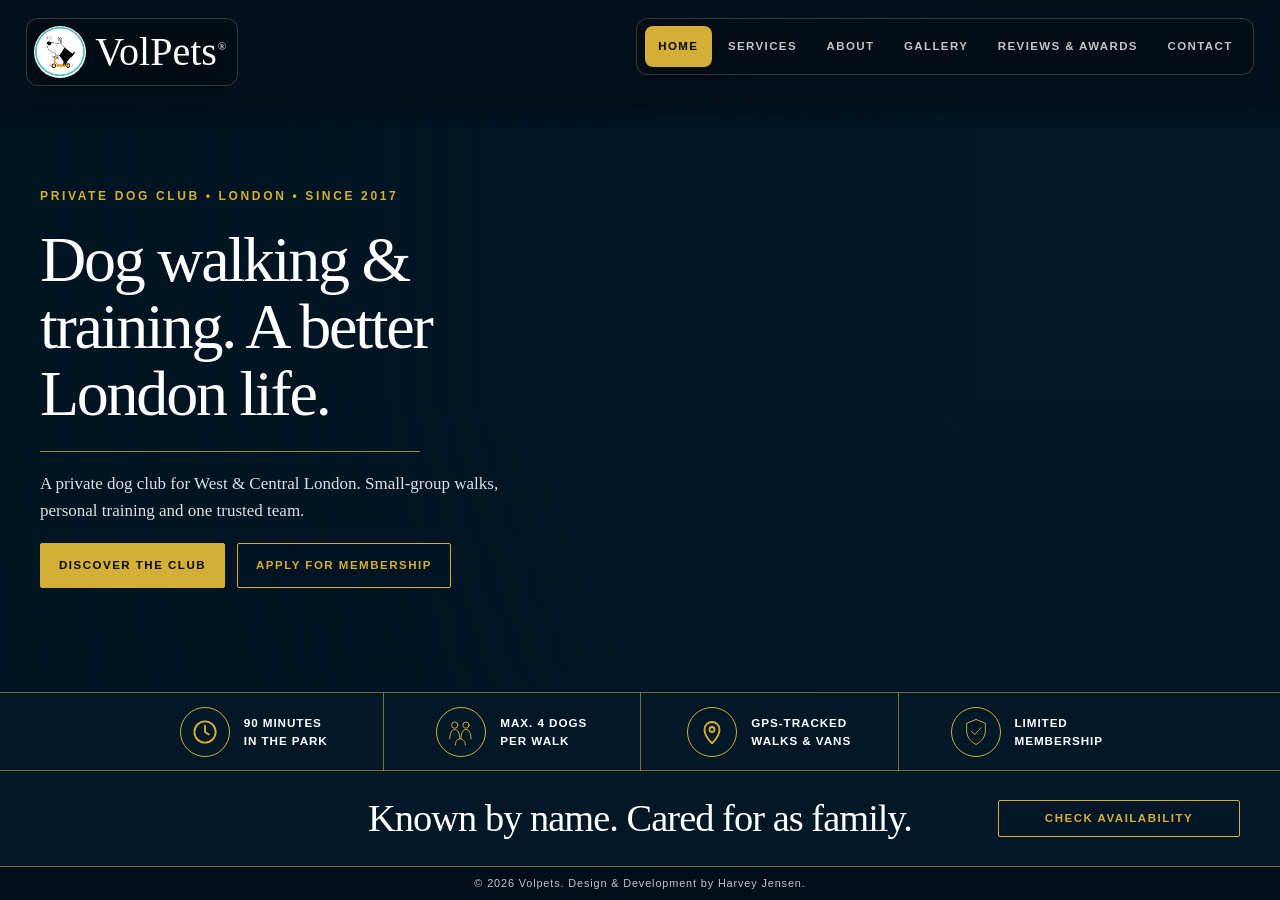
<file: index.html>
<!DOCTYPE html>
<html lang="en">
<head>
  <meta charset="UTF-8">
  <meta content="width=device-width, initial-scale=1.0" name="viewport">
  <meta content="Private dog walking, training and membership-led care for a limited circle of London dogs."
        name="description">
  <title>Volpets | Private Dog Club London | Since 2017</title>
  <link href="assets/volpets-logo.png" rel="icon" type="image/png">
  <link as="image" fetchpriority="high" href="assets/home-dog-club.jpg" rel="preload">
  <link href="css/styles.css" rel="stylesheet">
  <link href="css/index.css" rel="stylesheet">
  <link href="components/navbar.css" rel="stylesheet">
  <script defer src="js/main.js"></script>
</head>

<body class="page">
<main>
  <header>
    <div id="nav-placeholder"></div>
  </header>

  <section aria-labelledby="hero-title" class="hero" data-navbar-transition>
    <div class="hero__shade"></div>

    <div class="hero__inner">
      <div class="hero__copy">
        <p class="hero__eyebrow">Private dog club <span aria-hidden="true">&bull;</span> London <span
            aria-hidden="true">&bull;</span> Since 2017</p>
        <div class="hero__media">
          <img alt="A cockapoo relaxing in the grass with a stick"
               class="hero__image image--one" decoding="async" fetchpriority="high"
               height="1950" loading="eager" src="assets/home-dog-club.jpg" width="2600">
          <img alt="" aria-hidden="true" class="hero__image image--two"
               decoding="async" fetchpriority="low" height="1950" loading="lazy"
               src="assets/home-dog-club-2.jpg" width="2600">
          <img alt="" aria-hidden="true" class="hero__image image--three"
               decoding="async" fetchpriority="low" height="1950" loading="lazy"
               src="assets/home-dog-club-3.jpg" width="2600">
          <img alt="" aria-hidden="true" class="hero__image image--four"
               decoding="async" fetchpriority="low" height="1536" loading="lazy"
               src="assets/home_laying_dog.jpeg" width="2048">
        </div>
        <h1 id="hero-title">Dog walking & training. A better London life.</h1>
        <div aria-hidden="true" class="hero__rule"></div>
        <p class="hero__intro">A private dog club for West & Central London. Small-group walks, personal training and
          one trusted team.</p>
        <div class="hero__actions">
          <a class="button button--primary" href="about.html">Discover the club</a>
          <a class="button button--outline" href="contact.html">Apply for membership</a>
        </div>
      </div>
    </div>
  </section>

  <section aria-label="Membership benefits" class="benefits">
    <ul class="benefits__list">
      <li class="benefit">
        <span class="benefit__icon">
          <svg aria-hidden="true" class="line-icon" viewBox="0 0 24 24">
            <use href="assets/icons.svg#icon-clock"></use>
          </svg>
        </span>
        <span>90 minutes<br>in the park</span>
      </li>
      <li class="benefit">
        <span class="benefit__icon">
          <svg aria-hidden="true" class="line-icon" viewBox="0 0 48 48">
            <use href="assets/icons.svg#icon-pack"></use>
          </svg>
        </span>
        <span>Max. 4 dogs<br>per walk</span>
      </li>
      <li class="benefit">
        <span class="benefit__icon">
          <svg aria-hidden="true" class="line-icon" viewBox="0 0 24 24">
            <use href="assets/icons.svg#icon-pin"></use>
          </svg>
        </span>
        <span>GPS-tracked<br>walks &amp; vans</span>
      </li>
      <li class="benefit">
        <span class="benefit__icon">
          <svg aria-hidden="true" class="line-icon" viewBox="0 0 48 48">
            <use href="assets/icons.svg#icon-shield-check"></use>
          </svg>
        </span>
        <span>Limited <br>Membership</span>
      </li>
    </ul>
  </section>

  <section aria-labelledby="availability-title" class="availability">
    <h2 id="availability-title">Known by name. Cared for as family.</h2>
    <a class="button button--outline" href="contact.html">Check availability</a>
  </section>

  <footer class="site-credit">
    <p>&copy; 2026 Volpets. Design &amp; Development by Harvey Jensen.</p>
  </footer>
</main>
</body>
</html>
</file>
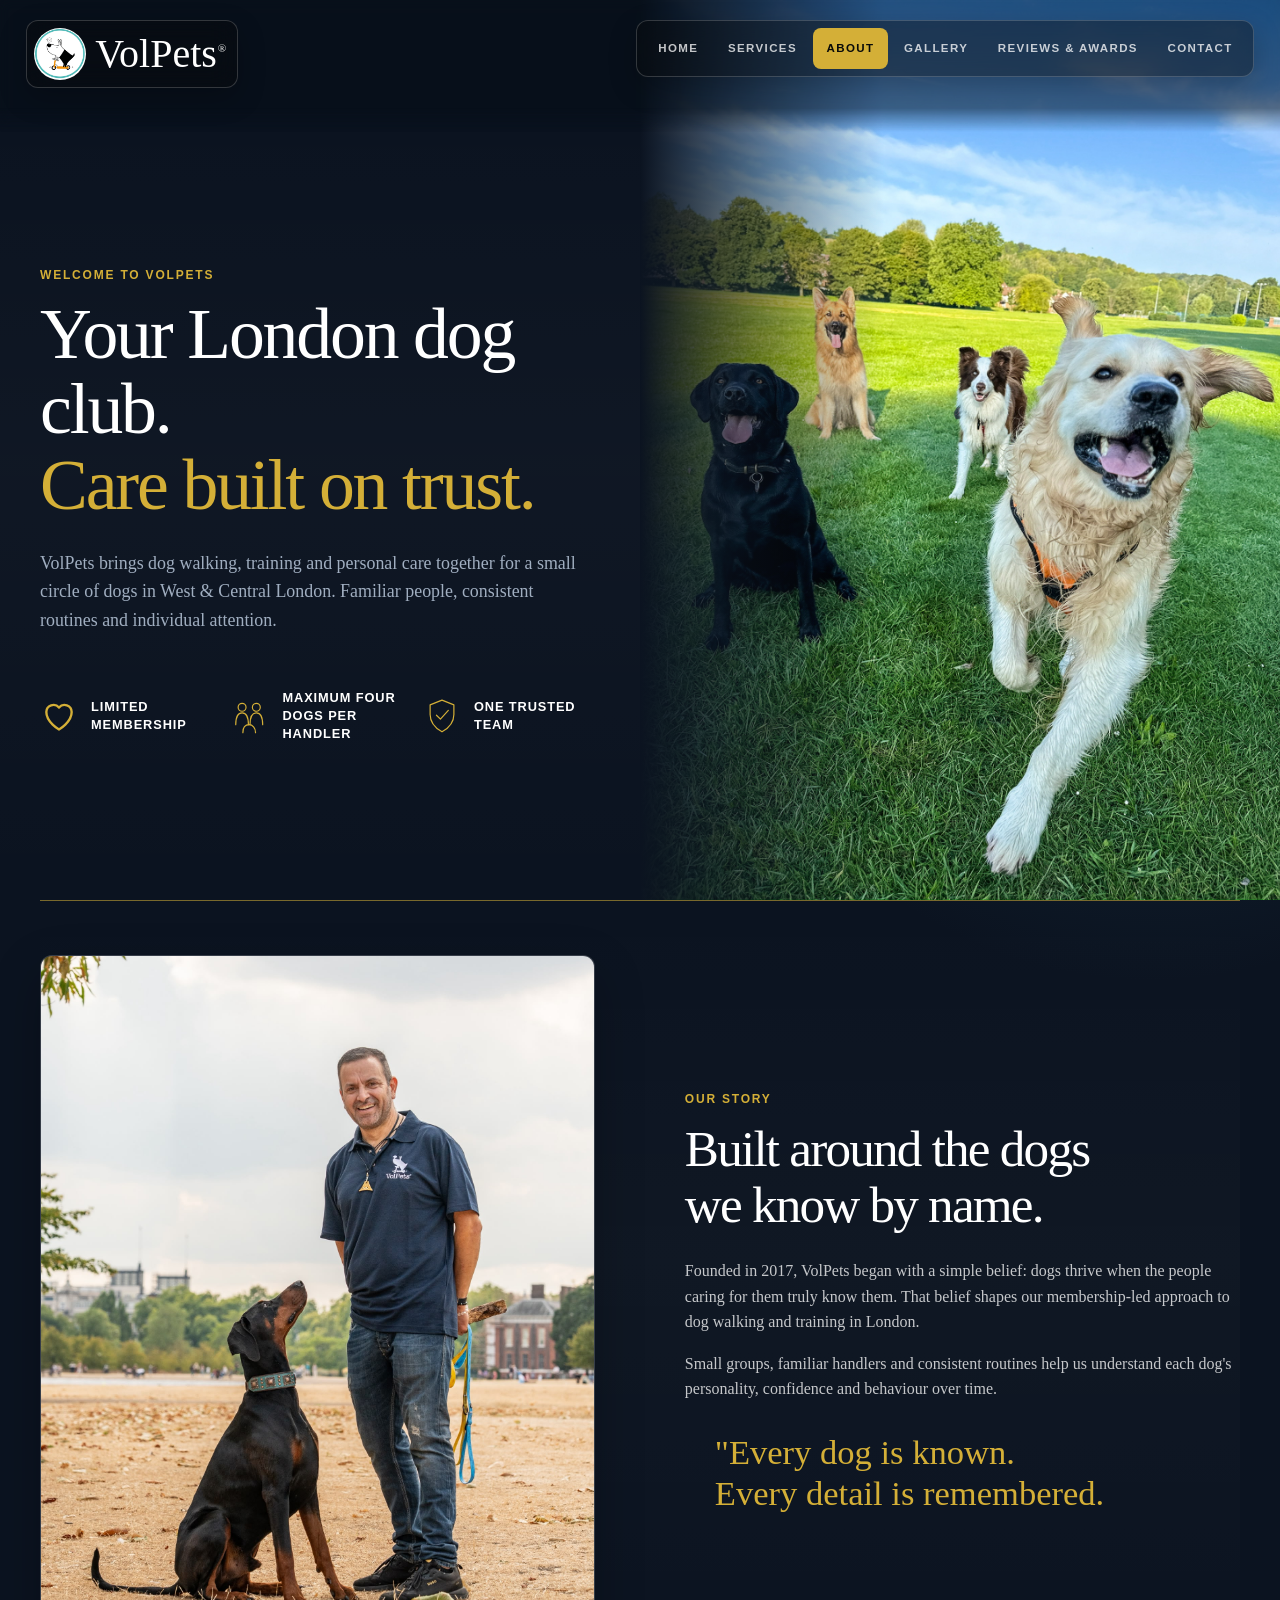
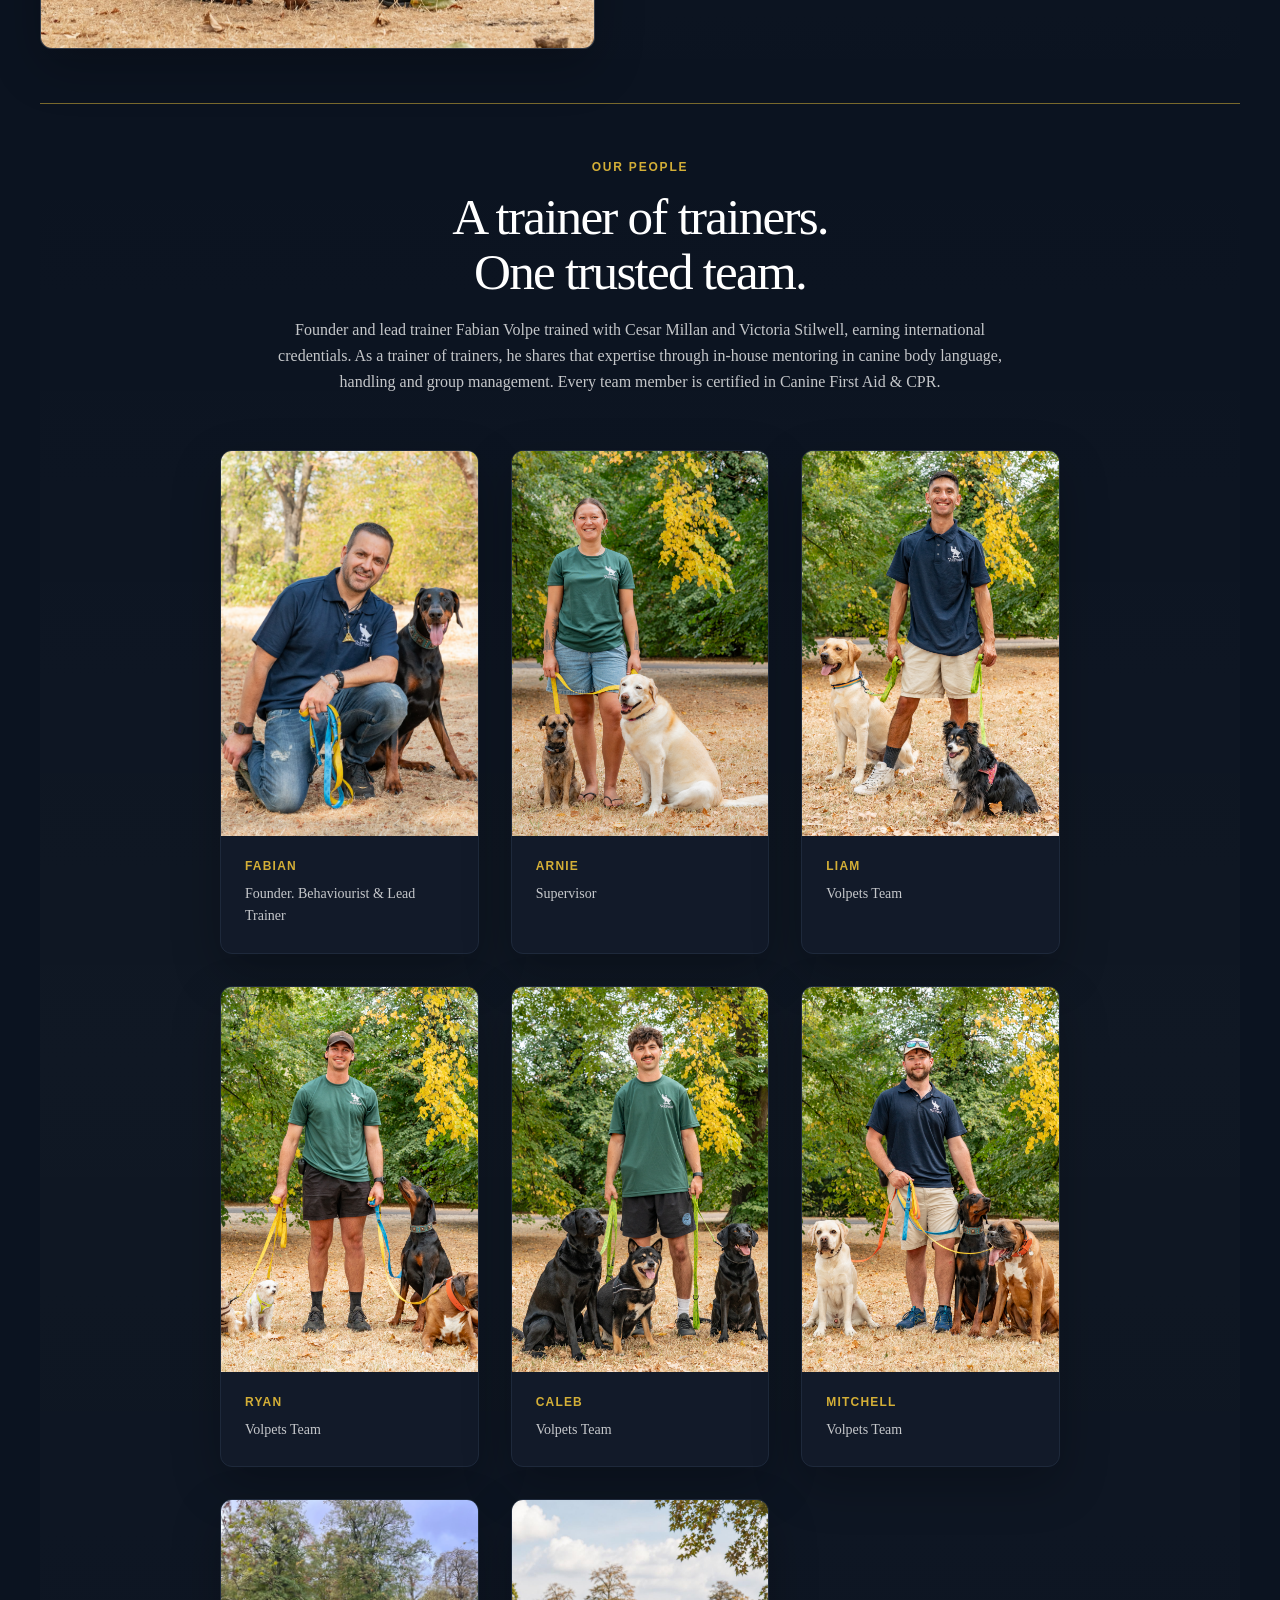
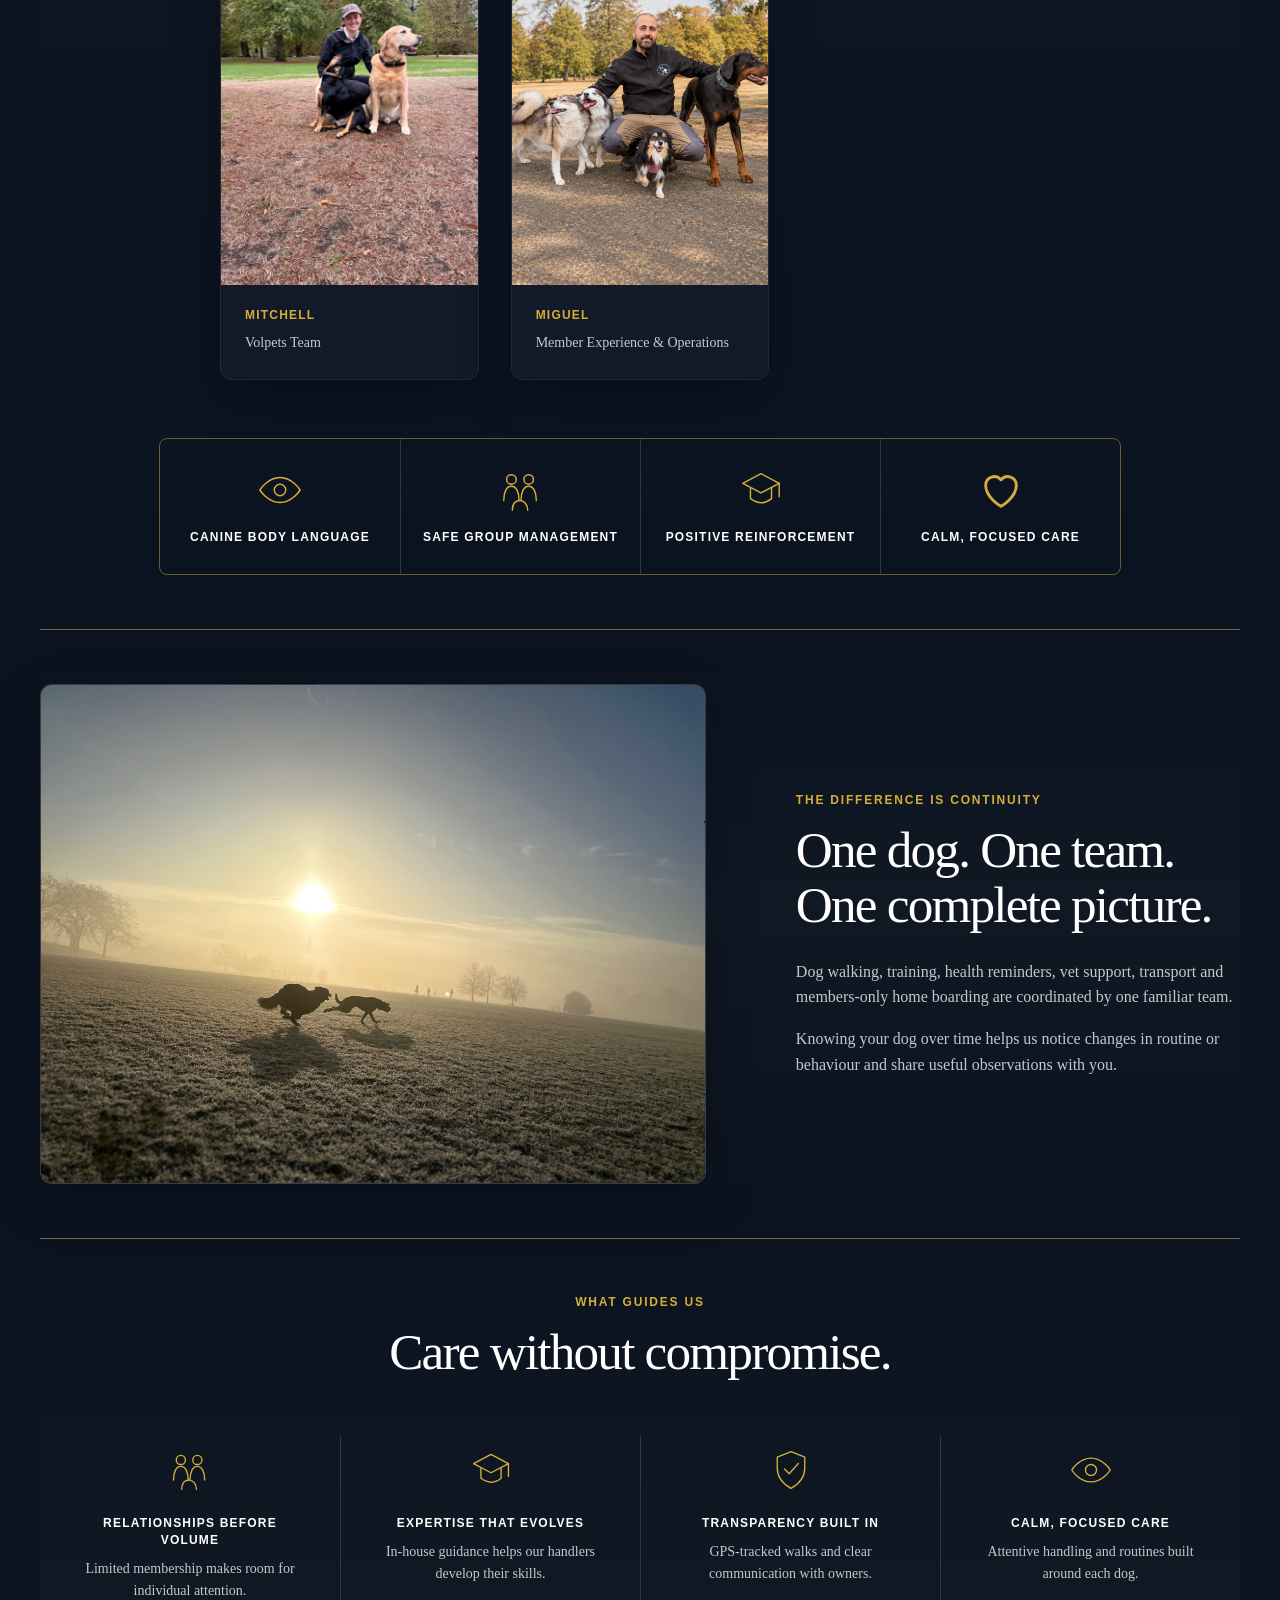
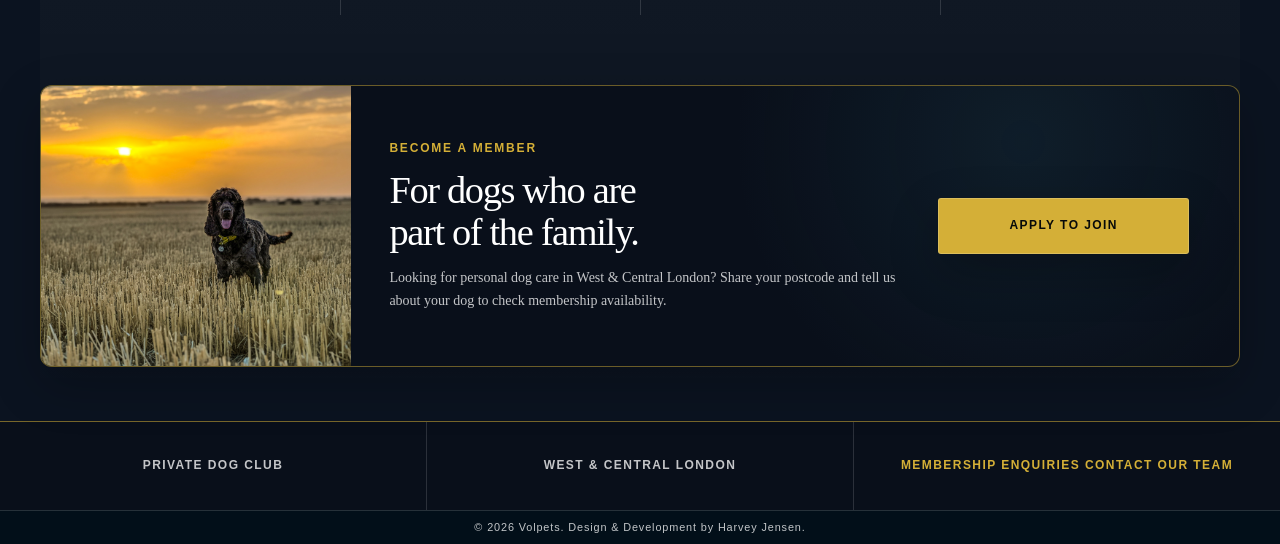
<file: about.html>
<!DOCTYPE html>
<html lang="en">
<head>
  <meta charset="UTF-8">
  <meta content="width=device-width, initial-scale=1.0" name="viewport">
  <meta content="Learn about Volpets and our approach to exceptional dog care." name="description">
  <title>Volpets | About</title>
  <link href="assets/volpets-logo.png" rel="icon" type="image/png">
  <link href="css/styles.css" rel="stylesheet">
  <link href="css/about.css" rel="stylesheet">
  <link href="components/navbar.css" rel="stylesheet">
  <script defer src="js/main.js"></script>
</head>
<body>
<main>
  <header>
    <div id="nav-placeholder"></div>
  </header>

  <section aria-labelledby="about-hero-title" class="page-section split-hero about-hero" data-navbar-transition>
    <div class="container split-hero__layout">
      <div class="split-hero__content">
        <div class="header-tag">Welcome to Volpets</div>
        <h1 id="about-hero-title">Your London dog club.<br><span class="gold-header">Care built on trust.</span>
        </h1>
        <p class="subtitle">VolPets brings dog walking, training and personal care together for a small circle of dogs
          in West & Central London. Familiar people, consistent routines and individual attention.</p>

        <div aria-label="What makes Volpets different" class="split-hero__highlights">
          <div class="split-hero__highlight">
            <svg aria-hidden="true" class="line-icon line-icon--small">
              <use href="assets/icons.svg#icon-heart"></use>
            </svg>
            <span>Limited membership</span>
          </div>
          <div class="split-hero__highlight">
            <svg aria-hidden="true" class="line-icon line-icon--small">
              <use href="assets/icons.svg#icon-pack"></use>
            </svg>
            <span>Maximum four dogs per handler</span>
          </div>
          <div class="split-hero__highlight">
            <svg aria-hidden="true" class="line-icon line-icon--small">
              <use href="assets/icons.svg#icon-shield-check"></use>
            </svg>
            <span>One trusted team</span>
          </div>
        </div>
      </div>
    </div>
    <div aria-hidden="true" class="split-hero__visual">
      <img alt="" fetchpriority="high" src="assets/services2_0852.JPG">
    </div>
  </section>

  <section aria-labelledby="story-title" class="page-section about-section">
    <div class="container split-layout">
      <div class="image-container story-section__image">
        <img alt="A trainer working attentively with a German Shepherd" loading="lazy" src="assets/about_fabian3.jpeg">
      </div>

      <div class="split-layout__copy">
        <div class="header-tag">Our story</div>
        <h2 id="story-title">Built around the dogs<br>we know by name.</h2>
        <p>Founded in 2017, VolPets began with a simple belief: dogs thrive when the people caring for them truly know
          them. That belief shapes our membership-led approach to dog walking and training in London.</p>
        <p>Small groups, familiar handlers and consistent routines help us understand each dog's personality, confidence
          and behaviour over time.</p>
        <blockquote>"Every dog is known.<br>Every detail is remembered.</blockquote>
      </div>
    </div>
  </section>

  <section aria-labelledby="people-title" class="page-section about-section people-section">
    <div class="container">
      <div class="section-heading">
        <div class="header-tag">Our people</div>
        <h2 id="people-title">A trainer of trainers.<br>One trusted team.
        </h2>
        <p>Founder and lead trainer Fabian Volpe trained with Cesar Millan and Victoria Stilwell, earning international
          credentials. As a trainer of trainers, he shares that expertise through in-house mentoring in canine body
          language, handling and group management. Every team member is certified in Canine First Aid & CPR.</p>
      </div>

      <div class="people-grid">
        <article class="people-card">
          <img alt="A Volpets trainer working one-to-one with a dog" loading="lazy" src="assets/about_fabian2.jpeg">
          <div>
            <h3>Fabian</h3>
            <p>Founder. Behaviourist & Lead Trainer</p>
          </div>
        </article>
        <article class="people-card">
          <img alt="A carefully matched Volpets pack playing together" loading="lazy" src="assets/DSC06162_arnie.jpg">
          <div>
            <h3>Arnie</h3>
            <p>Supervisor</p>
          </div>
        </article>
        <article class="people-card">
          <img alt="Four happy Volpets dogs together in the park" loading="lazy" src="assets/DSC06129_liam.jpg">
          <div>
            <h3>Liam</h3>
            <p>Volpets Team</p>
          </div>
        </article>

        <!--        <article class="people-card">-->
        <!--          <img alt="A Volpets trainer working one-to-one with a dog" loading="lazy" src="assets/IMG_0307.JPG">-->
        <!--          <div>-->
        <!--            <h3>Ryley</h3>-->
        <!--            <p>Volpets Team</p>-->
        <!--          </div>-->
        <!--        </article>-->
        <!--        <article class="people-card">-->
        <!--          <img alt="A carefully matched Volpets pack playing together" loading="lazy" src="assets/.JPG">-->
        <!--          <div>-->
        <!--            <h3>Tony</h3>-->
        <!--            <p>Volpets Team</p>-->
        <!--          </div>-->
        <!--        </article>-->
        <article class="people-card">
          <img alt="Four happy Volpets dogs together in the park" loading="lazy" src="assets/DSC06143_ryan.jpg">
          <div>
            <h3>Ryan</h3>
            <p>Volpets Team</p>
          </div>
        </article>

        <article class="people-card">
          <img alt="A Volpets trainer working one-to-one with a dog" loading="lazy" src="assets/DSC06099_caleb.jpg">
          <div>
            <h3>Caleb</h3>
            <p>Volpets Team</p>
          </div>
        </article>
        <article class="people-card">
          <img alt="A carefully matched Volpets pack playing together" loading="lazy"
               src="assets/DSC06117_mitchell.jpg">
          <div>
            <h3>Mitchell</h3>
            <p>Volpets Team</p>
          </div>
        </article>
        <article class="people-card">
          <img alt="A carefully matched Volpets pack playing together" loading="lazy"
               src="assets/about_emelia.jpeg">
          <div>
            <h3>Mitchell</h3>
            <p>Volpets Team</p>
          </div>
        </article>
        <article class="people-card">
          <img alt="Four happy Volpets dogs together in the park" loading="lazy" src="assets/about_miguel2.jpeg">
          <div>
            <h3>Miguel</h3>
            <p>Member Experience & Operations</p>
          </div>
        </article>
      </div>

      <div class="standards-strip">
        <div class="standard-summary">
          <svg aria-hidden="true" class="line-icon">
            <use href="assets/icons.svg#icon-focus"></use>
          </svg>
          <h3>Canine body language</h3>
        </div>
        <div class="standard-summary">
          <svg aria-hidden="true" class="line-icon">
            <use href="assets/icons.svg#icon-pack"></use>
          </svg>
          <h3>Safe group management</h3>
        </div>
        <div class="standard-summary">
          <svg aria-hidden="true" class="line-icon">
            <use href="assets/icons.svg#icon-training"></use>
          </svg>
          <h3>Positive reinforcement</h3>
        </div>
        <div class="standard-summary">
          <svg aria-hidden="true" class="line-icon">
            <use href="assets/icons.svg#icon-heart"></use>
          </svg>
          <h3>Calm, focused care</h3>
        </div>
      </div>
    </div>
  </section>

  <section aria-labelledby="continuity-title" class="page-section about-section continuity-section">
    <div class="container continuity-section__layout">
      <div class="image-container">
        <img alt="Dogs running together across a London park at sunrise" loading="lazy" src="assets/IMG_4471.JPG">
      </div>
      <div class="split-layout__copy">
        <div class="header-tag">The difference is continuity</div>
        <h2 id="continuity-title">One dog. One team.<br>One complete picture.</h2>
        <p>Dog walking, training, health reminders, vet support, transport and members-only home boarding are
          coordinated by one familiar team.</p>
        <p>Knowing your dog over time helps us notice changes in routine or behaviour and share useful observations with
          you.</p>
      </div>
    </div>
  </section>

  <section aria-labelledby="values-title" class="page-section about-section">
    <div class="container">
      <div class="section-heading">
        <div class="header-tag">What guides us</div>
        <h2 id="values-title">Care without compromise.</h2>
      </div>

      <div class="values-grid">
        <div class="value-item">
          <svg aria-hidden="true" class="line-icon">
            <use href="assets/icons.svg#icon-pack"></use>
          </svg>
          <h3>Relationships before volume</h3>
          <p>Limited membership makes room for individual attention.</p>
        </div>
        <div class="value-item">
          <svg aria-hidden="true" class="line-icon">
            <use href="assets/icons.svg#icon-training"></use>
          </svg>
          <h3>Expertise that evolves</h3>
          <p>In-house guidance helps our handlers develop their skills.</p>
        </div>
        <div class="value-item">
          <svg aria-hidden="true" class="line-icon">
            <use href="assets/icons.svg#icon-shield-check"></use>
          </svg>
          <h3>Transparency built in</h3>
          <p>GPS-tracked walks and clear communication with owners.</p>
        </div>
        <div class="value-item">
          <svg aria-hidden="true" class="line-icon">
            <use href="assets/icons.svg#icon-focus"></use>
          </svg>
          <h3>Calm, focused care</h3>
          <p>Attentive handling and routines built around each dog.</p>
        </div>
      </div>

      <div class="member-cta">
        <img alt="A Volpets dog in the warm evening light" class="member-cta__image" loading="lazy"
             src="assets/IMG_7294.JPG">
        <div class="member-cta__copy">
          <div class="header-tag">Become a member</div>
          <h2 class="member-cta__title" id="about-membership-title">For dogs who are<br>part of the family.</h2>
          <p>Looking for personal dog care in West & Central London? Share your postcode and tell us about your dog to
            check membership availability.</p>
        </div>
        <a class="member-cta__button" href="contact.html">Apply to join</a>
      </div>
    </div>
  </section>
  <footer>
    <ul>
      <li>Private dog club</li>
      <li>West & central London</li>
      <li>Membership enquiries contact our team</li>
    </ul>
    <p class="site-credit">&copy; 2026 Volpets. Design &amp; Development by Harvey Jensen.</p>
  </footer>
</main>
</body>
</html>
</file>
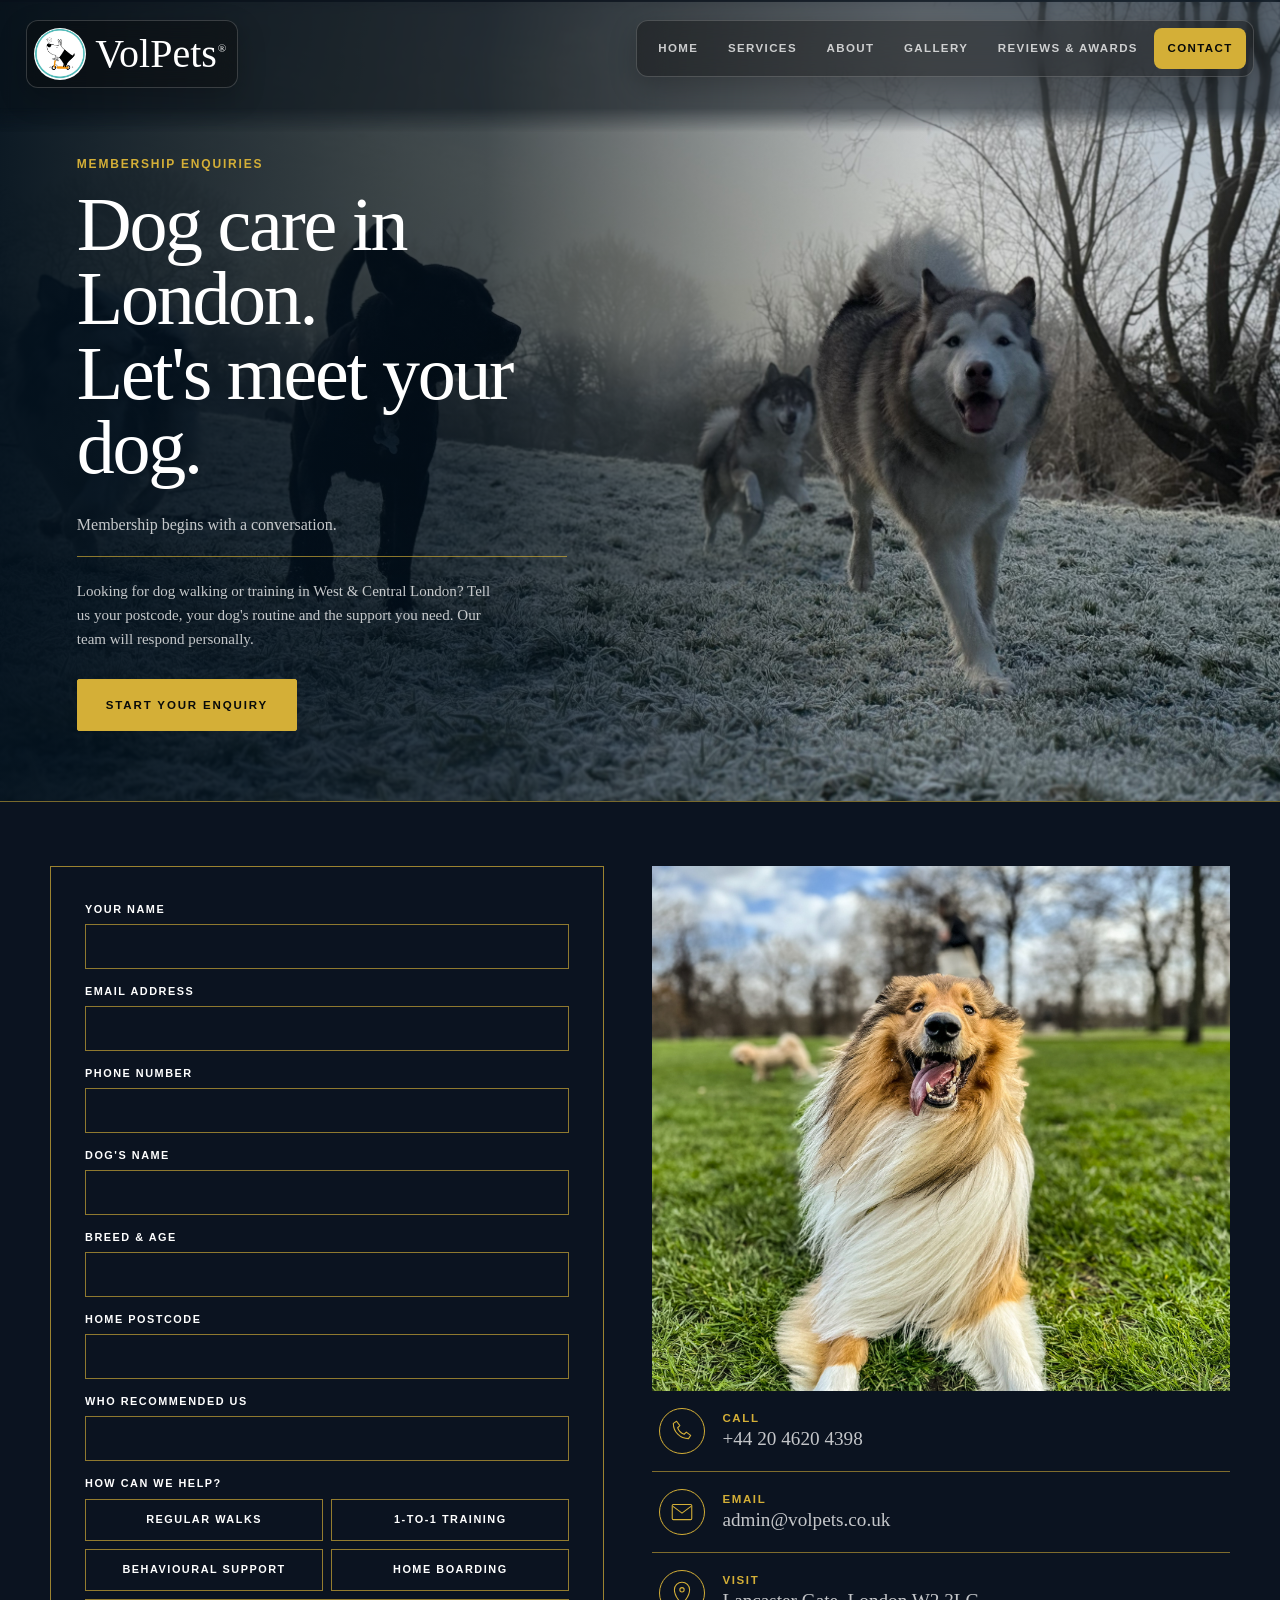
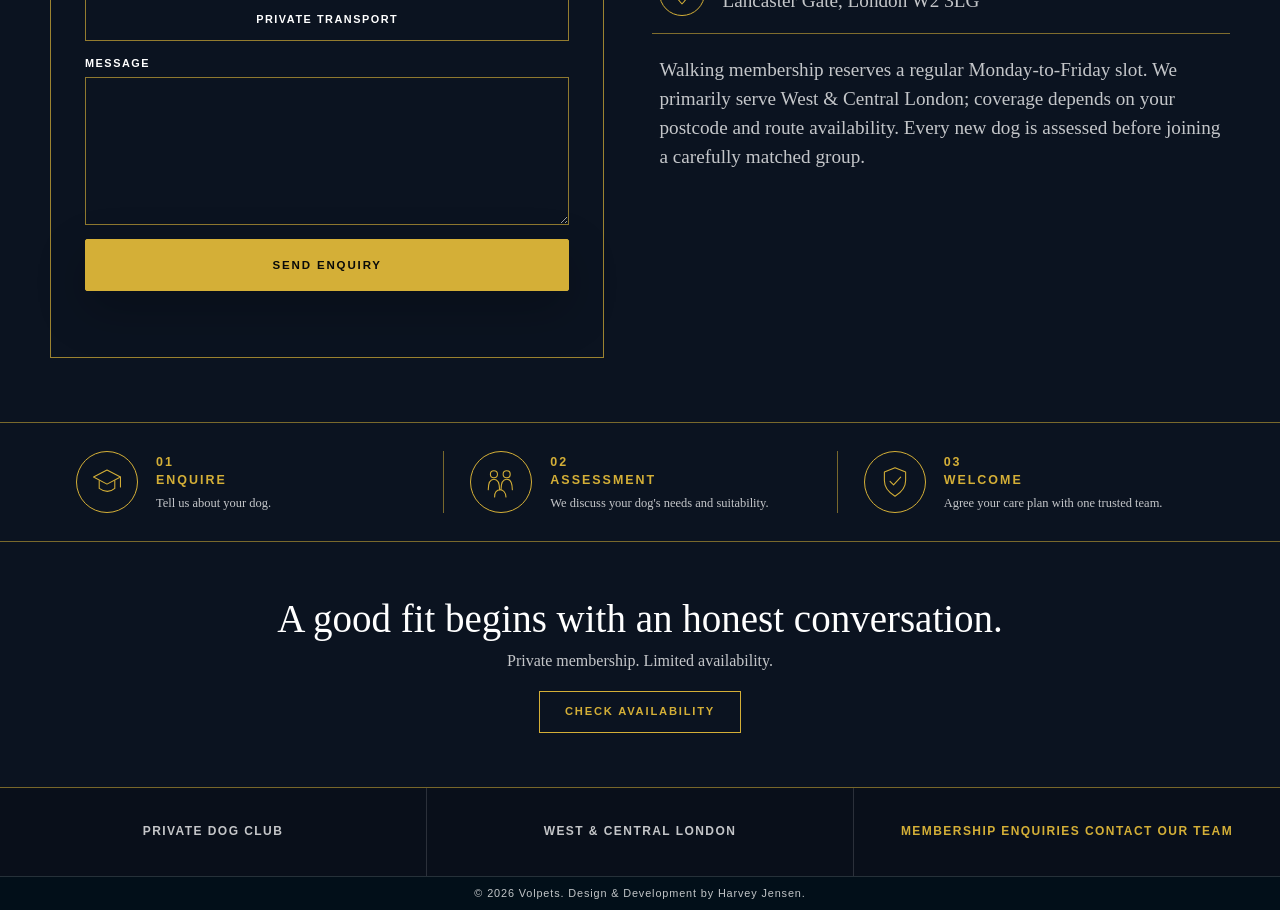
<file: contact.html>
<!DOCTYPE html>
<html lang="en">
<head>
  <meta charset="UTF-8">
  <meta content="width=device-width, initial-scale=1.0" name="viewport">
  <meta content="Contact Volpets to discuss private dog care membership in London." name="description">
  <title>Volpets | Contact</title>
  <link href="assets/volpets-logo.png" rel="icon" type="image/png">
  <link href="css/styles.css" rel="stylesheet">
  <link href="css/contact.css" rel="stylesheet">
  <link href="components/navbar.css" rel="stylesheet">
  <script defer src="js/main.js"></script>
</head>
<body class="contact-page">
<main>
  <header>
    <div id="nav-placeholder"></div>
  </header>

  <section class="contact-hero" data-navbar-transition>
    <div class="contact-hero__content" data-lazy-reveal>
      <p class="header-tag">Membership enquiries</p>
      <h1>Dog care in London.<br>
        Let's meet your dog.</h1>
      <p class="contact-hero__lead">Membership begins with a conversation.</p>
      <p class="contact-hero__copy">Looking for dog walking or training in West & Central London? Tell us your postcode,
        your dog's routine and the support you need. Our team will respond personally.</p>
      <a class="contact-button" href="#enquiry">Start your enquiry</a>
    </div>
  </section>

  <section class="enquiry-section" id="enquiry">
    <div class="enquiry-layout">
      <form class="contact-form" id="contact-form">
        <div class="contact-form__field">
          <label for="contact-name">Your name</label>
          <input autocomplete="name" id="contact-name" name="from_name" required type="text">
        </div>
        <div class="contact-form__field">
          <label for="contact-email">Email address</label>
          <input autocomplete="email" id="contact-email" name="from_email" required type="email">
        </div>
        <div class="contact-form__field">
          <label for="contact-phone">Phone number</label>
          <input autocomplete="tel" id="contact-phone" name="phone" type="tel">
        </div>
        <div class="contact-form__field">
          <label for="dog-name">Dog's name</label>
          <input id="dog-name" name="dog_name" type="text">
        </div>
        <div class="contact-form__field">
          <label for="dog-details">Breed &amp; age</label>
          <input id="dog-details" name="breed_and_age" type="text">
        </div>
        <div class="contact-form__field">
          <label for="contact-postcode">Home postcode</label>
          <input autocomplete="postal-code" id="contact-postcode" name="postcode" type="text">
        </div>
        <div class="contact-form__field">
          <label for="recommended-by">who recommended us</label>
          <input autocomplete="postal-code" id="recommended-by" name="who" type="text">
        </div>

        <fieldset class="contact-form__services">
          <legend>How can we help?</legend>
          <label><input name="services" type="checkbox" value="Regular walks"><span>Regular walks</span></label>
          <label><input name="services" type="checkbox" value="1-to-1 training"><span>1-to-1 training</span></label>
          <label><input name="services" type="checkbox"
                        value="Behavioural support"><span>Behavioural support</span></label>
          <label><input name="services" type="checkbox" value="Home boarding"><span>Home boarding</span></label>
          <label class="contact-form__service-wide"><input name="services" type="checkbox"
                                                           value="Private transport"><span>Private transport</span></label>
        </fieldset>

        <div class="contact-form__field">
          <label for="contact-message">Message</label>
          <textarea id="contact-message" name="message" required rows="5"></textarea>
        </div>
        <div aria-hidden="true" class="contact-form__honeypot">
          <label for="contact-website">Website</label>
          <input autocomplete="off" id="contact-website" name="website" tabindex="-1" type="text">
        </div>
        <button class="contact-form__submit" id="submit-btn" type="submit">Send enquiry</button>
        <p aria-live="polite" class="contact-form__status" id="contact-form-status" role="status"></p>
      </form>

      <aside aria-label="Contact details" class="contact-details">
        <img alt="A happy Volpets dog enjoying a walk in the park" loading="lazy" src="assets/contact_6156.JPG">
        <div class="contact-details__list">
          <a href="tel:+442046204398">
            <svg aria-hidden="true" viewBox="0 0 24 24">
              <path d="M7 3 4 5c0 7.7 6.3 14 14 14l2-3-4-3-2 2c-3-1-5-3-6-6l2-2-3-4Z"/>
            </svg>
            <span><strong>Call</strong>+44 20 4620 4398</span>
          </a>
          <a href="mailto:admin@volpets.co.uk">
            <svg aria-hidden="true" viewBox="0 0 24 24">
              <rect height="14" rx="1" width="18" x="3" y="5"/>
              <path d="m4 7 8 6 8-6"/>
            </svg>
            <span><strong>Email</strong>admin@volpets.co.uk</span>
          </a>
          <div>
            <svg aria-hidden="true" viewBox="0 0 24 24">
              <path d="M12 22s7-6.2 7-13A7 7 0 0 0 5 9c0 6.8 7 13 7 13Z"/>
              <circle cx="12" cy="9" r="2"/>
            </svg>
            <span><strong>Visit</strong>Lancaster Gate, London W2 3LG</span>
          </div>
        </div>
        <p class="contact-details__note">Walking membership reserves a regular Monday-to-Friday slot. We primarily serve
          West & Central London; coverage depends on your postcode and route availability. Every new dog is assessed
          before joining a carefully matched group.</p>
      </aside>
    </div>
  </section>

  <ol aria-label="Membership enquiry process" class="enquiry-steps section-partition">
    <li><span class="enquiry-steps__icon"><svg aria-hidden="true" class="line-icon"><use
        href="assets/icons.svg#icon-training"/></svg></span><span><strong>01<br>Enquire</strong>Tell us about your dog.</span>
    </li>
    <li><span class="enquiry-steps__icon"><svg aria-hidden="true" class="line-icon"><use
        href="assets/icons.svg#icon-pack"/></svg></span><span><strong>02<br>Assessment</strong>We discuss your dog's needs and suitability.</span>
    </li>
    <li><span class="enquiry-steps__icon"><svg aria-hidden="true" class="line-icon"><use
        href="assets/icons.svg#icon-shield-check"/></svg></span><span><strong>03<br>Welcome</strong>Agree your care plan with one trusted team.</span>
    </li>
  </ol>

  <section class="availability">
    <h2>A good fit begins with an honest conversation.</h2>
    <p>Private membership. Limited availability.</p>
    <a href="#enquiry">Check availability</a>
  </section>

  <footer>
    <ul>
      <li>Private dog club</li>
      <li>West &amp; central London</li>
      <li>Membership enquiries contact our team</li>
    </ul>
    <p class="site-credit">&copy; 2026 Volpets. Design &amp; Development by Harvey Jensen.</p>
  </footer>
</main>
</body>
</html>
</file>
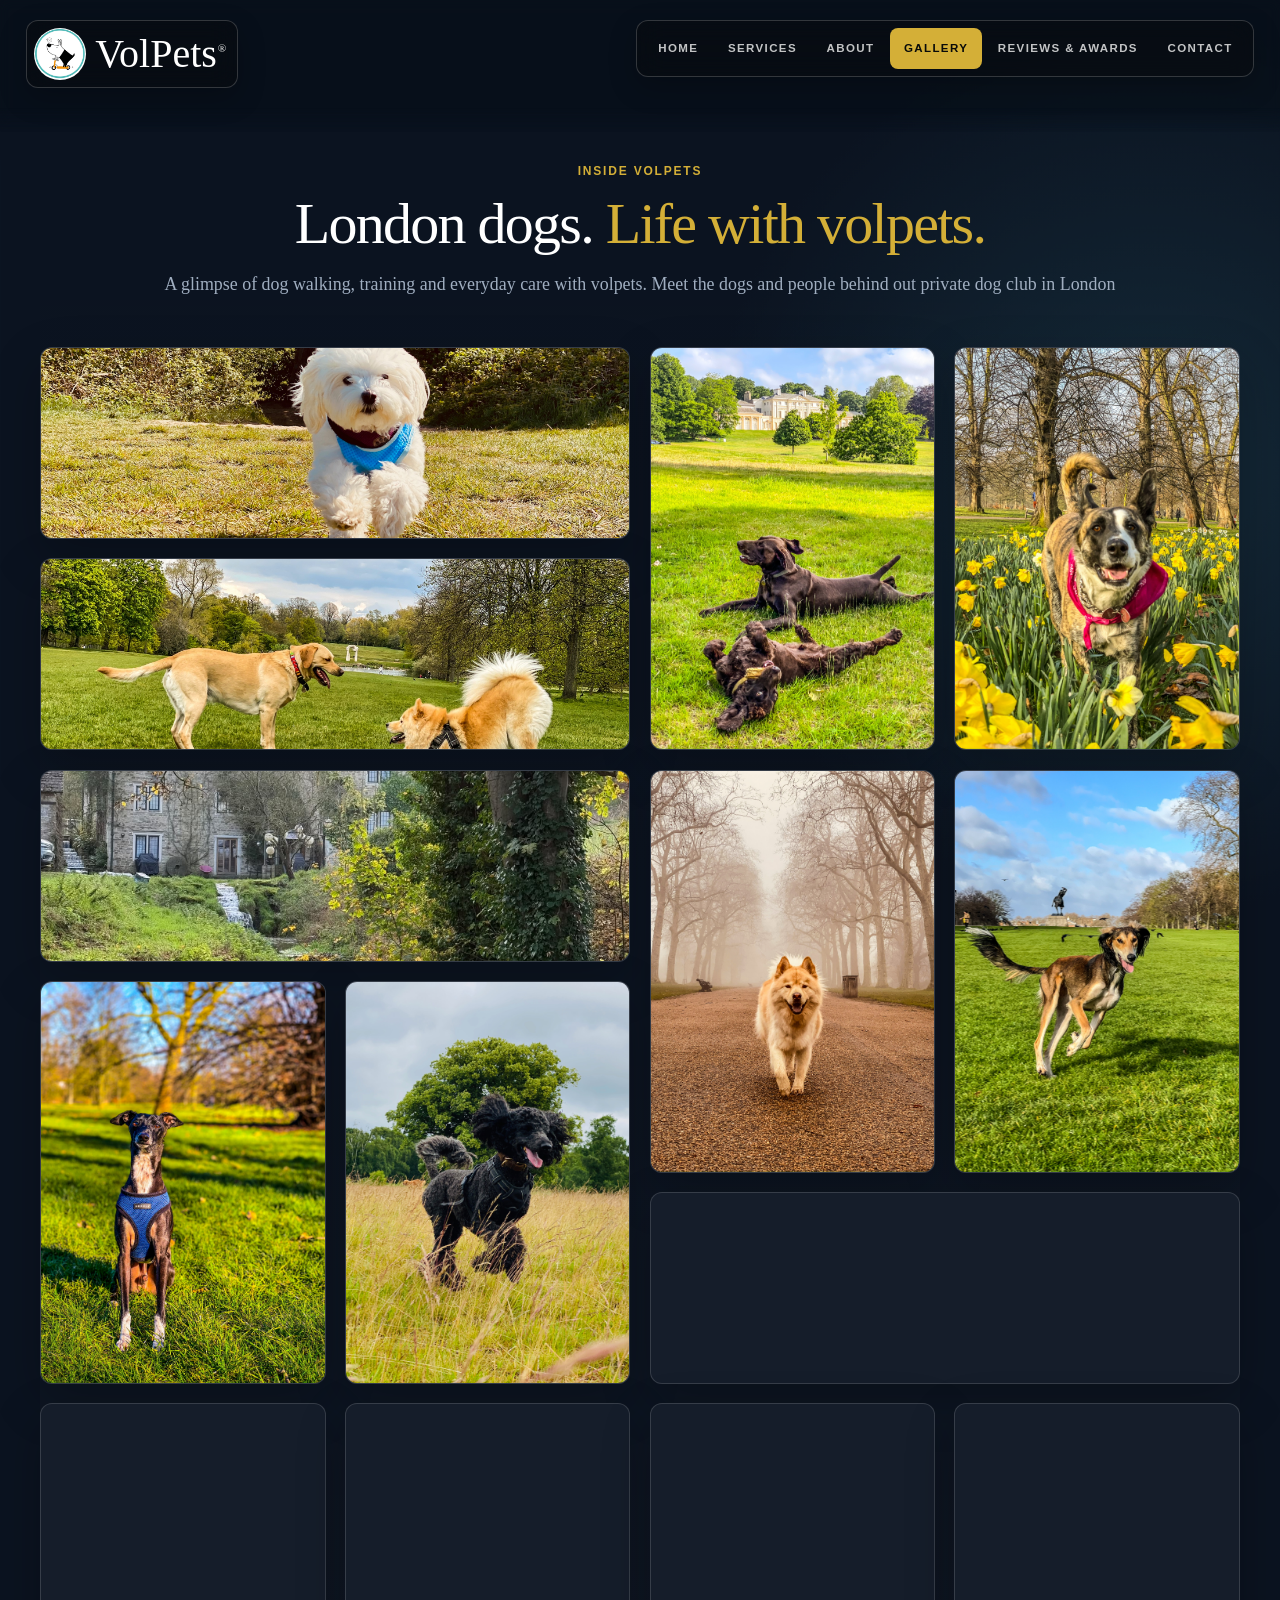
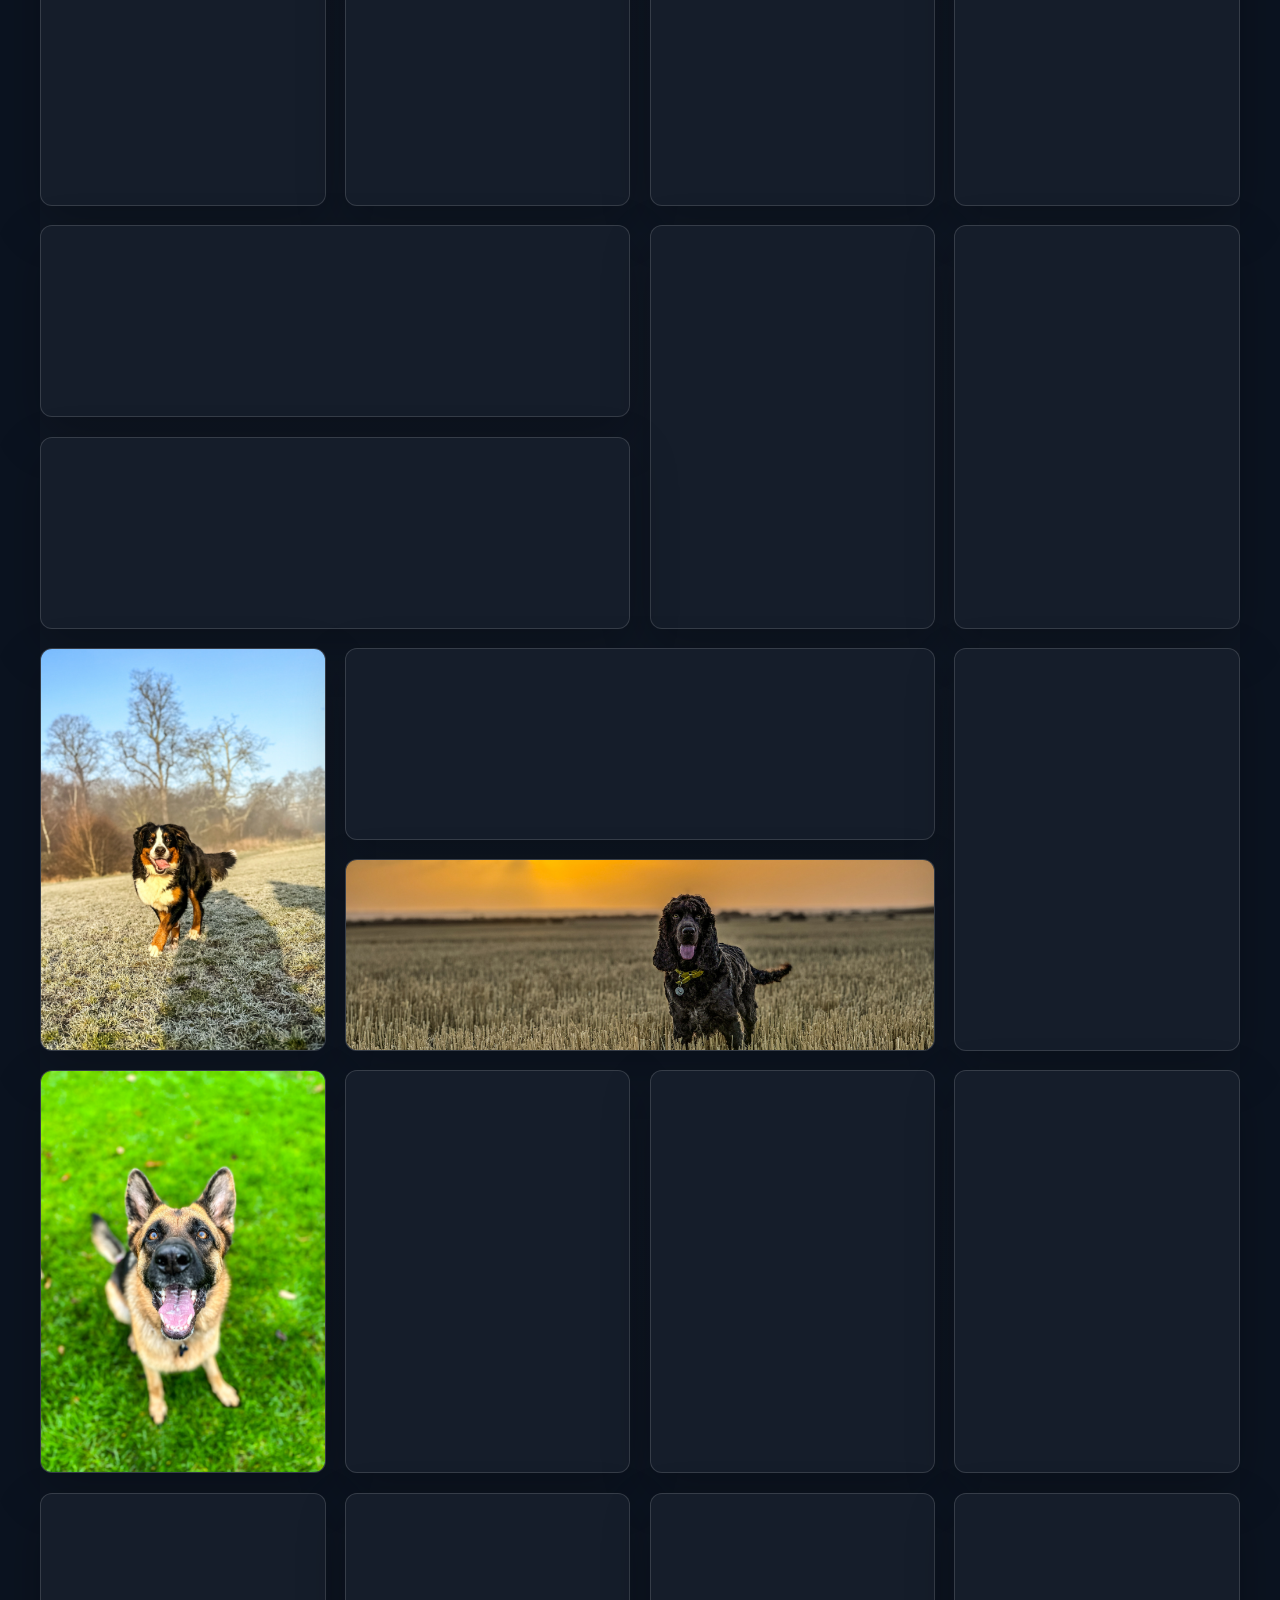
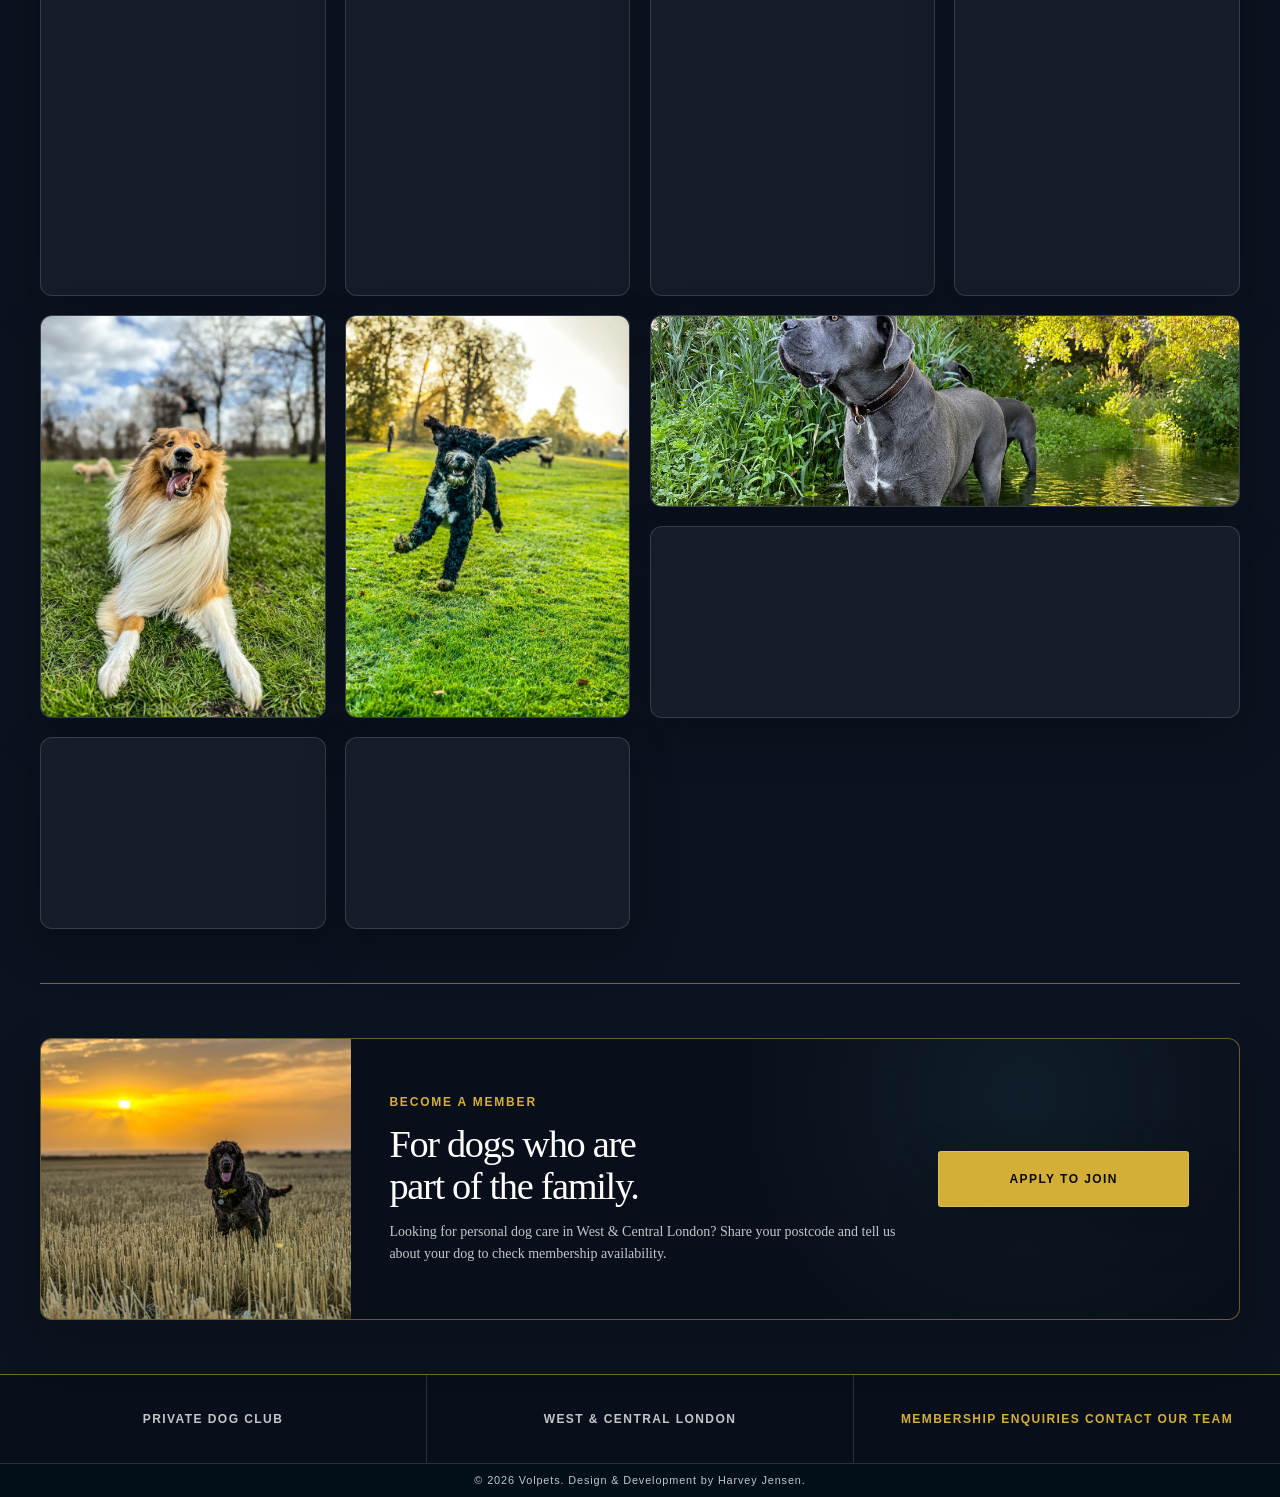
<file: gallery.html>
<!DOCTYPE html>
<html lang="en">
<head>
  <meta charset="UTF-8">
  <meta content="width=device-width, initial-scale=1.0" name="viewport">
  <meta content="View moments from the Volpets private dog care community." name="description">
  <title>Volpets | Gallery</title>
  <link href="assets/volpets-logo.png" rel="icon" type="image/png">
  <link href="css/styles.css" rel="stylesheet">
  <link href="css/gallery.css" rel="stylesheet">
  <link href="components/navbar.css" rel="stylesheet">
  <script defer src="js/main.js"></script>
  <script defer src="js/gallery.js"></script>
</head>
<body>
<main>
  <header>
    <div id="nav-placeholder"></div>
  </header>
  <section aria-labelledby="service-title" class="page-section">
    <div class="container">
      <div class="gallery-intro" data-navbar-transition>
        <p class="header-tag">Inside Volpets</p>
        <h1 id="service-title">London dogs. <span class="gold-header">Life with volpets.</span></h1>
        <p class="subtitle">A glimpse of dog walking, training and everyday care with volpets. Meet the dogs and people
          behind out private dog club in London</p>
      </div>

      <div class="gallery-grid">
        <div class="image-container gallery-wide">
          <img alt="Dogs enjoying a VolPets outing" fetchpriority="high" src="assets/IMG_0269.JPG">
        </div>
        <div class="image-container gallery-tall">
          <img alt="A dog enjoying time outdoors with VolPets" decoding="async" src="assets/IMG_0285.JPG">
        </div>
        <div class="image-container gallery-tall">
          <img alt="A dog on a calm VolPets walk" decoding="async" loading="lazy" src="assets/IMG_0288.JPG">
        </div>
        <div class="image-container gallery-wide">
          <img alt="Dogs exploring together outdoors" decoding="async" loading="lazy" src="assets/IMG_0291.JPG">
        </div>
        <div class="image-container gallery-wide">
          <img alt="A VolPets pack enjoying open space" decoding="async" loading="lazy"
               src="assets/gallery_house_scenery.jpeg">
        </div>
        <div class="image-container gallery-tall">
          <img alt="A dog enjoying an attentive VolPets outing" decoding="async" loading="lazy"
               src="assets/IMG_0308.JPG">
        </div>
        <div class="image-container gallery-tall">
          <img alt="A dog outdoors with VolPets" decoding="async" loading="lazy" src="assets/IMG_0309.JPG">
        </div>
        <div class="image-container gallery-tall">
          <img alt="A happy dog on a structured walk" decoding="async" loading="lazy" src="assets/IMG_0321.JPG">
        </div>
        <div class="image-container gallery-tall">
          <img alt="A dog exploring a park with VolPets" decoding="async" loading="lazy" src="assets/IMG_0324.JPG">
        </div>
        <div class="image-container gallery-wide">
          <img alt="Dogs sharing a calm day outdoors" decoding="async" loading="lazy" src="assets/IMG_0336.JPG">
        </div>
        <div class="image-container gallery-tall">
          <img alt="A dog enjoying beautiful open space" decoding="async" loading="lazy" src="assets/IMG_0341.JPG">
        </div>
        <div class="image-container gallery-tall">
          <img alt="A dog enjoying a VolPets park visit" decoding="async" loading="lazy" src="assets/IMG_0345.JPG">
        </div>
        <div class="image-container gallery-tall">
          <img alt="A dog spending the day with VolPets" decoding="async" loading="lazy" src="assets/IMG_1256.JPG">
        </div>
        <div class="image-container gallery-wide">
          <img alt="The VolPets pack together outdoors" decoding="async" loading="lazy" src="assets/IMG_1380.JPG">
        </div>
        <div class="image-container gallery-tall">
          <img alt="A dog on a trusted daily routine" decoding="async" loading="lazy" src="assets/IMG_1734.JPG">
        </div>
        <div class="image-container gallery-tall">
          <img alt="A dog enjoying a calm outdoor adventure" decoding="async" loading="lazy" src="assets/IMG_2953.JPG">
        </div>
        <div class="image-container gallery-wide">
          <img alt="Dogs enjoying a wide open park" decoding="async" loading="lazy" src="assets/IMG_3634.JPG">
        </div>
        <div class="image-container gallery-tall">
          <img alt="A dog in the care of VolPets" decoding="async" loading="lazy" src="assets/IMG_3947.JPG">
        </div>
        <div class="image-container gallery-tall">
          <img alt="A dog enjoying a day outside" decoding="async" loading="lazy" src="assets/IMG_4454.JPG">
        </div>
        <div class="image-container gallery-wide">
          <img alt="Dogs enjoying their VolPets routine" decoding="async" loading="lazy" src="assets/IMG_4471.JPG">
        </div>
        <div class="image-container gallery-wide">
          <img alt="A small, consistent pack outdoors" decoding="async" loading="lazy" src="assets/IMG_7294.JPG">
        </div>
        <div class="image-container gallery-tall">
          <img alt="A dog exploring with the VolPets pack" decoding="async" loading="lazy" src="assets/IMG_7677.JPG">
        </div>
        <div class="image-container gallery-tall">
          <img alt="A dog enjoying thoughtful care" decoding="async" loading="lazy" src="assets/IMG_7699.JPG">
        </div>
        <div class="image-container gallery-tall">
          <img alt="A dog relaxing during a VolPets outing" decoding="async" loading="lazy" src="assets/IMG_8019.JPG">
        </div>
        <div class="image-container gallery-tall">
          <img alt="A dog enjoying a peaceful park walk" decoding="async" loading="lazy" src="assets/IMG_8791.JPG">
        </div>
        <div class="image-container gallery-tall">
          <img alt="A dog enjoying open space with VolPets" decoding="async" loading="lazy" src="assets/IMG_9292.JPG">
        </div>
        <div class="image-container gallery-tall">
          <img alt="A dog on a calm structured day" decoding="async" loading="lazy" src="assets/IMG_9522.JPG">
        </div>
        <div class="image-container gallery-tall">
          <img alt="A dog enjoying a trusted VolPets routine" decoding="async" loading="lazy" src="assets/IMG_9861.JPG">
        </div>
        <div class="image-container gallery-tall">
          <img alt="A VolPets dog wearing sunglasses" decoding="async" loading="lazy" src="assets/about_1957.JPG">
        </div>
        <div class="image-container gallery-tall">
          <img alt="A black dog in the VolPets pack" decoding="async" loading="lazy" src="assets/blackdog_d4234ca3.JPG">
        </div>
        <div class="image-container gallery-tall">
          <img alt="A dog enjoying attentive private care" decoding="async" loading="lazy"
               src="assets/contact_6156.JPG">
        </div>
        <!--        <div class="image-container gallery-tall">-->
        <!--          <img alt="A dog sitting outdoors in the sunshine" decoding="async" loading="lazy"-->
        <!--               src="assets/home-dog-9300.jpeg">-->
        <!--        </div>-->
        <div class="image-container gallery-tall">
          <img alt="A dog sitting outdoors in the sunshine" decoding="async" loading="lazy"
               src="assets/home-dog-9300.webp">
        </div>
        <!--        <div class="image-container gallery-logo">-->
        <!--          <img alt="VolPets" decoding="async" loading="lazy" src="assets/logo-text.png">-->
        <!--        </div>-->
        <div class="image-container gallery-wide">
          <img alt="Dogs walking together in open countryside" decoding="async" loading="lazy"
               src="assets/services-0890.JPG">
        </div>
        <div class="image-container gallery-wide">
          <img alt="A dog enjoying a countryside outing" decoding="async" loading="lazy"
               src="assets/services2_0852.JPG">
        </div>
        <div class="image-container">
          <img alt="A small dog in the VolPets community" decoding="async" loading="lazy"
               src="assets/smalldog_0b3a0555.JPG">
        </div>
        <div class="image-container">
          <img alt="Two dogs spending time together" decoding="async" loading="lazy"
               src="assets/twodogs_cdc1fa4b.JPG">
        </div>
        <!--        <div class="image-container gallery-logo gallery-logo-mark">-->
        <!--          <img alt="VolPets logo" decoding="async" loading="lazy" src="">-->
        <!--        </div>-->
      </div>

      <dialog aria-label="Gallery photo viewer" class="gallery-lightbox" id="gallery-lightbox">
        <div class="gallery-lightbox__frame">
          <button aria-label="Close photo viewer" class="gallery-lightbox__close" type="button">
            <svg aria-hidden="true" viewBox="0 0 24 24">
              <path d="M6 6l12 12M18 6 6 18"/>
            </svg>
          </button>

          <button aria-label="Previous photo" class="gallery-lightbox__arrow gallery-lightbox__arrow--previous"
                  type="button">
            <svg aria-hidden="true" viewBox="0 0 24 24">
              <path d="m15 5-7 7 7 7"/>
            </svg>
          </button>

          <figure class="gallery-lightbox__figure">
            <img alt="" class="gallery-lightbox__image">
            <figcaption aria-live="polite" class="gallery-lightbox__caption">
              <span class="gallery-lightbox__count"></span>
            </figcaption>
          </figure>

          <button aria-label="Next photo" class="gallery-lightbox__arrow gallery-lightbox__arrow--next"
                  type="button">
            <svg aria-hidden="true" viewBox="0 0 24 24">
              <path d="m9 5 7 7-7 7"/>
            </svg>
          </button>
        </div>
      </dialog>
    </div>
  </section>

  <section aria-labelledby="gallery-membership-title" class="page-section member-cta-section">
    <div class="container">
      <div class="member-cta">
        <img alt="A Volpets dog in the warm evening light" class="member-cta__image" loading="lazy"
             src="assets/IMG_7294.JPG">
        <div class="member-cta__copy">
          <div class="header-tag">Become a member</div>
          <h2 class="member-cta__title" id="gallery-membership-title">For dogs who are<br>part of the family.</h2>
          <p>Looking for personal dog care in West & Central London? Share your postcode and tell us about your dog to
            check membership availability.</p>
        </div>
        <a class="member-cta__button" href="contact.html">Apply to join</a>
      </div>
    </div>
  </section>

  <footer>
    <ul>
      <li>Private dog club</li>
      <li>West & central London</li>
      <li>Membership enquiries contact our team</li>
    </ul>
    <p class="site-credit">&copy; 2026 Volpets. Design &amp; Development by Harvey Jensen.</p>
  </footer>
</main>
</body>
</html>
</file>
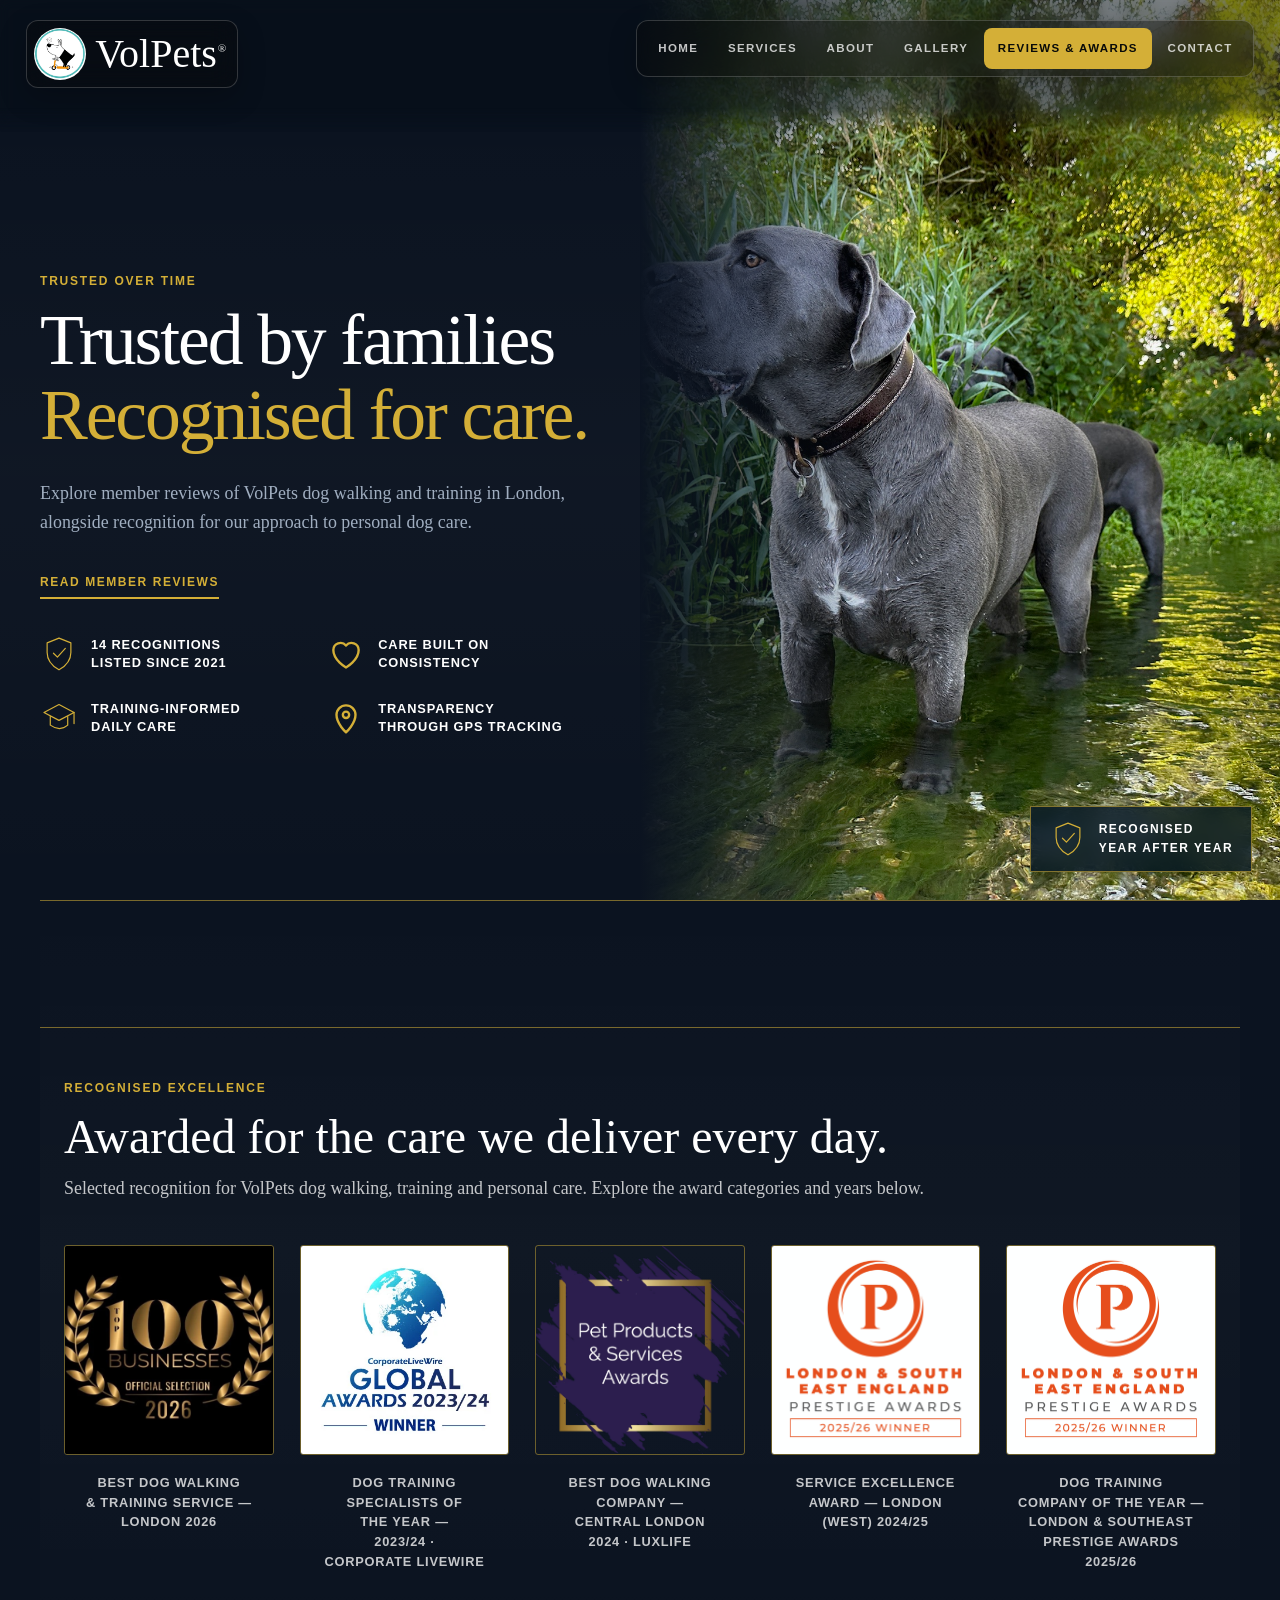
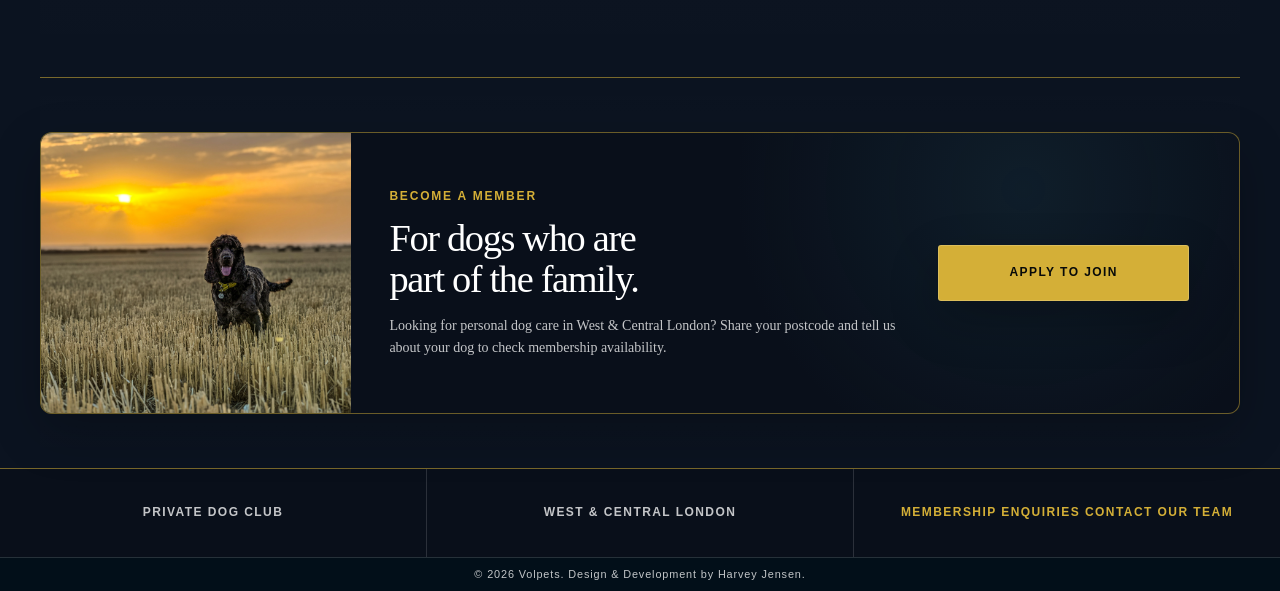
<file: reviews_awards.html>
<!DOCTYPE html>
<html lang="en">
<head>
  <meta charset="UTF-8">
  <meta content="width=device-width, initial-scale=1.0" name="viewport">
  <meta content="Read Volpets reviews and explore our awards and recognition." name="description">
  <title>Volpets | Reviews &amp; Awards</title>
  <link href="assets/volpets-logo.png" rel="icon" type="image/png">
  <link href="css/styles.css" rel="stylesheet">
  <link href="css/reviews_awards.css" rel="stylesheet">
  <link href="components/navbar.css" rel="stylesheet">
  <script defer src="js/main.js"></script>
</head>
<body>
<main>
  <header>
    <div id="nav-placeholder"></div>
  </header>

  <section aria-labelledby="reviews-hero-title" class="page-section split-hero reviews-hero" data-lazy-reveal
           data-navbar-transition>
    <div class="container split-hero__layout">
      <div class="split-hero__content">
        <p class="header-tag">Trusted over time</p>
        <h1 id="reviews-hero-title">Trusted by families<br><span class="gold-header">Recognised for care.</span></h1>
        <p class="subtitle">Explore member reviews of VolPets dog walking and training in London, alongside recognition
          for our approach to personal dog care.</p>
        <a class="split-hero__link" href="#google-reviews">Read member reviews</a>

        <ul aria-label="The Volpets standard" class="split-hero__highlights split-hero__highlights--two-column">
          <li class="split-hero__highlight">
            <svg aria-hidden="true" class="line-icon" viewBox="0 0 48 48">
              <use href="assets/icons.svg#icon-shield-check"></use>
            </svg>
            <span>14 recognitions<br>listed since 2021</span>
          </li>
          <li class="split-hero__highlight">
            <svg aria-hidden="true" class="line-icon" viewBox="0 0 24 24">
              <use href="assets/icons.svg#icon-heart"></use>
            </svg>
            <span>Care built on<br>consistency</span>
          </li>
          <li class="split-hero__highlight">
            <svg aria-hidden="true" class="line-icon" viewBox="0 0 48 48">
              <use href="assets/icons.svg#icon-training"></use>
            </svg>
            <span>Training-informed<br> daily care</span>
          </li>
          <li class="split-hero__highlight">
            <svg aria-hidden="true" class="line-icon" viewBox="0 0 24 24">
              <use href="assets/icons.svg#icon-pin"></use>
            </svg>
            <span>Transparency<br>through GPS tracking</span>
          </li>
        </ul>
      </div>
    </div>

    <div class="split-hero__visual">
      <img alt="Two dogs exploring a stream in the sunshine" fetchpriority="high" src="assets/services-0890.JPG">
      <div class="split-hero__badge">
        <svg aria-hidden="true" class="line-icon line-icon--small" viewBox="0 0 48 48">
          <use href="assets/icons.svg#icon-shield-check"></use>
        </svg>
        <span>Recognised<br>year after year</span>
      </div>
    </div>
  </section>

  <section class="page-section reviews-page-section">
    <div class="container">
      <div aria-label="Google reviews" class="sk-ww-google-reviews" data-embed-id="25711087" id="google-reviews"
           role="region"></div>
      <script defer src="https://widgets.sociablekit.com/google-reviews/widget.js"></script>
      <script defer src="js/google-reviews.js"></script>

      <section aria-labelledby="awards-title" class="awards-showcase section-partition">
        <p class="header-tag">Recognised excellence</p>
        <h2 id="awards-title">Awarded for the care we deliver every day.</h2>
        <p>Selected recognition for VolPets dog walking, training and personal care. Explore the award categories and
          years below.</p>

        <div class="awards-showcase__grid">
          <article>
            <img alt="Top 100 businesses" loading="lazy" src="assets/top100businesses.jpeg">
            <h3>Best Dog Walking<br>&amp; Training Service —<br>London 2026</h3>
          </article>
          <article>
            <img alt="Global awards 2023/2024" loading="lazy" src="assets/Global_24_Winner.webp">
            <h3>Dog Training<br>Specialists of<br>the Year —<br>2023/24 ·<br>Corporate LiveWire</h3>
          </article>
          <article>
            <img alt="Pet products & services awards" loading="lazy" src="assets/Pet-Products-Services-Awards.webp">
            <h3>Best Dog Walking<br>Company —<br>Central London<br>2024 · LuxLife</h3>
          </article>
          <article>
            <img alt="London and SEE Prestige awards 2024/2025" loading="lazy" src="assets/LondonSEE-Prestige-2526.png">
            <h3>Service Excellence<br>Award — London<br>(West) 2024/25</h3>
          </article>
          <article>
            <img alt="London and SEE Prestige awards 2025/2026" loading="lazy" src="assets/LondonSEE-Prestige-2526.png">
            <h3>Dog Training<br>Company of the Year —<br>London &amp; Southeast<br>Prestige Awards<br>2025/26</h3>
          </article>
        </div>
      </section>
    </div>
  </section>

  <section aria-labelledby="reviews-membership-title" class="page-section member-cta-section">
    <div class="container">
      <div class="member-cta">
        <img alt="A Volpets dog in the warm evening light" class="member-cta__image" loading="lazy"
             src="assets/IMG_7294.JPG">
        <div class="member-cta__copy">
          <div class="header-tag">Become a member</div>
          <h2 class="member-cta__title" id="reviews-membership-title">For dogs who are<br>part of the family.</h2>
          <p>Looking for personal dog care in West & Central London? Share your postcode and tell us about your dog to
            check membership availability.</p>
        </div>
        <a class="member-cta__button" href="contact.html">Apply to join</a>
      </div>
    </div>
  </section>
  <footer>
    <ul>
      <li>Private dog club</li>
      <li>West & central London</li>
      <li>Membership enquiries contact our team</li>
    </ul>
    <p class="site-credit">&copy; 2026 Volpets. Design &amp; Development by Harvey Jensen.</p>
  </footer>
</main>
</body>
</html>
</file>
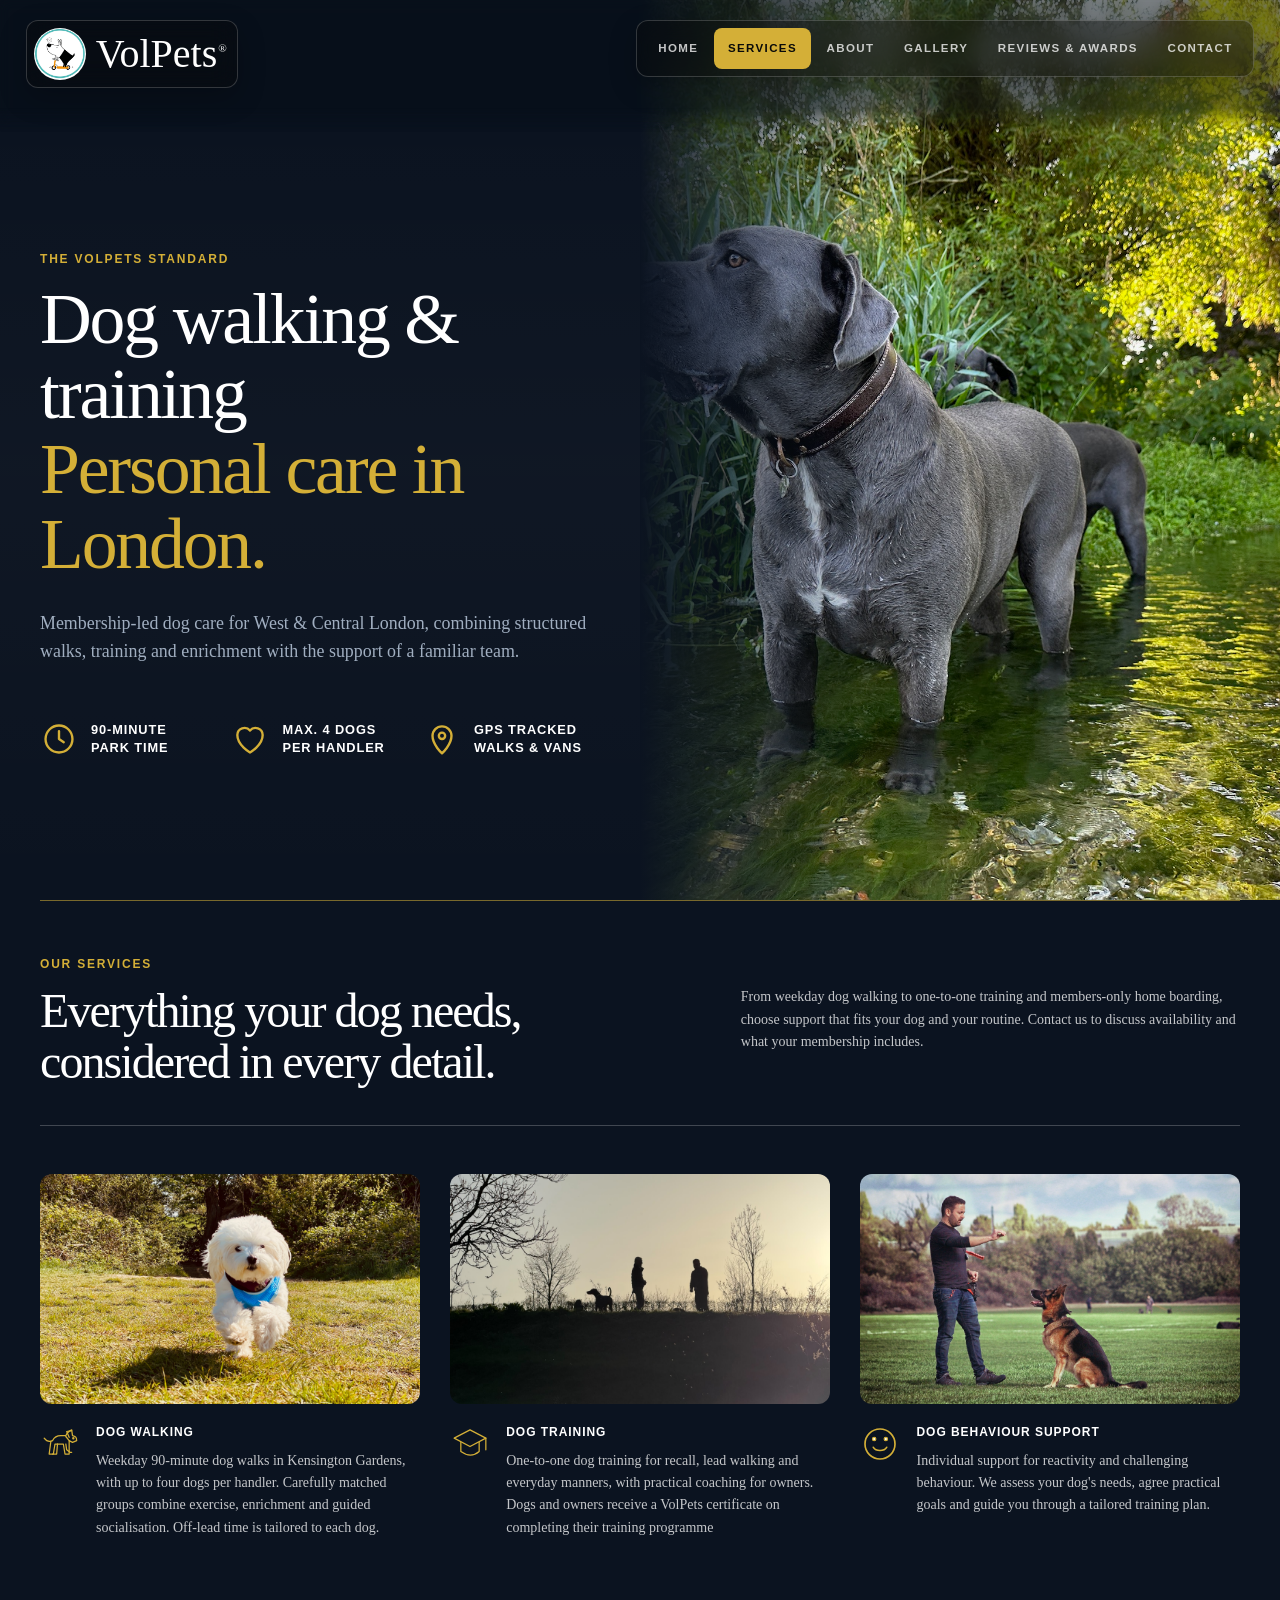
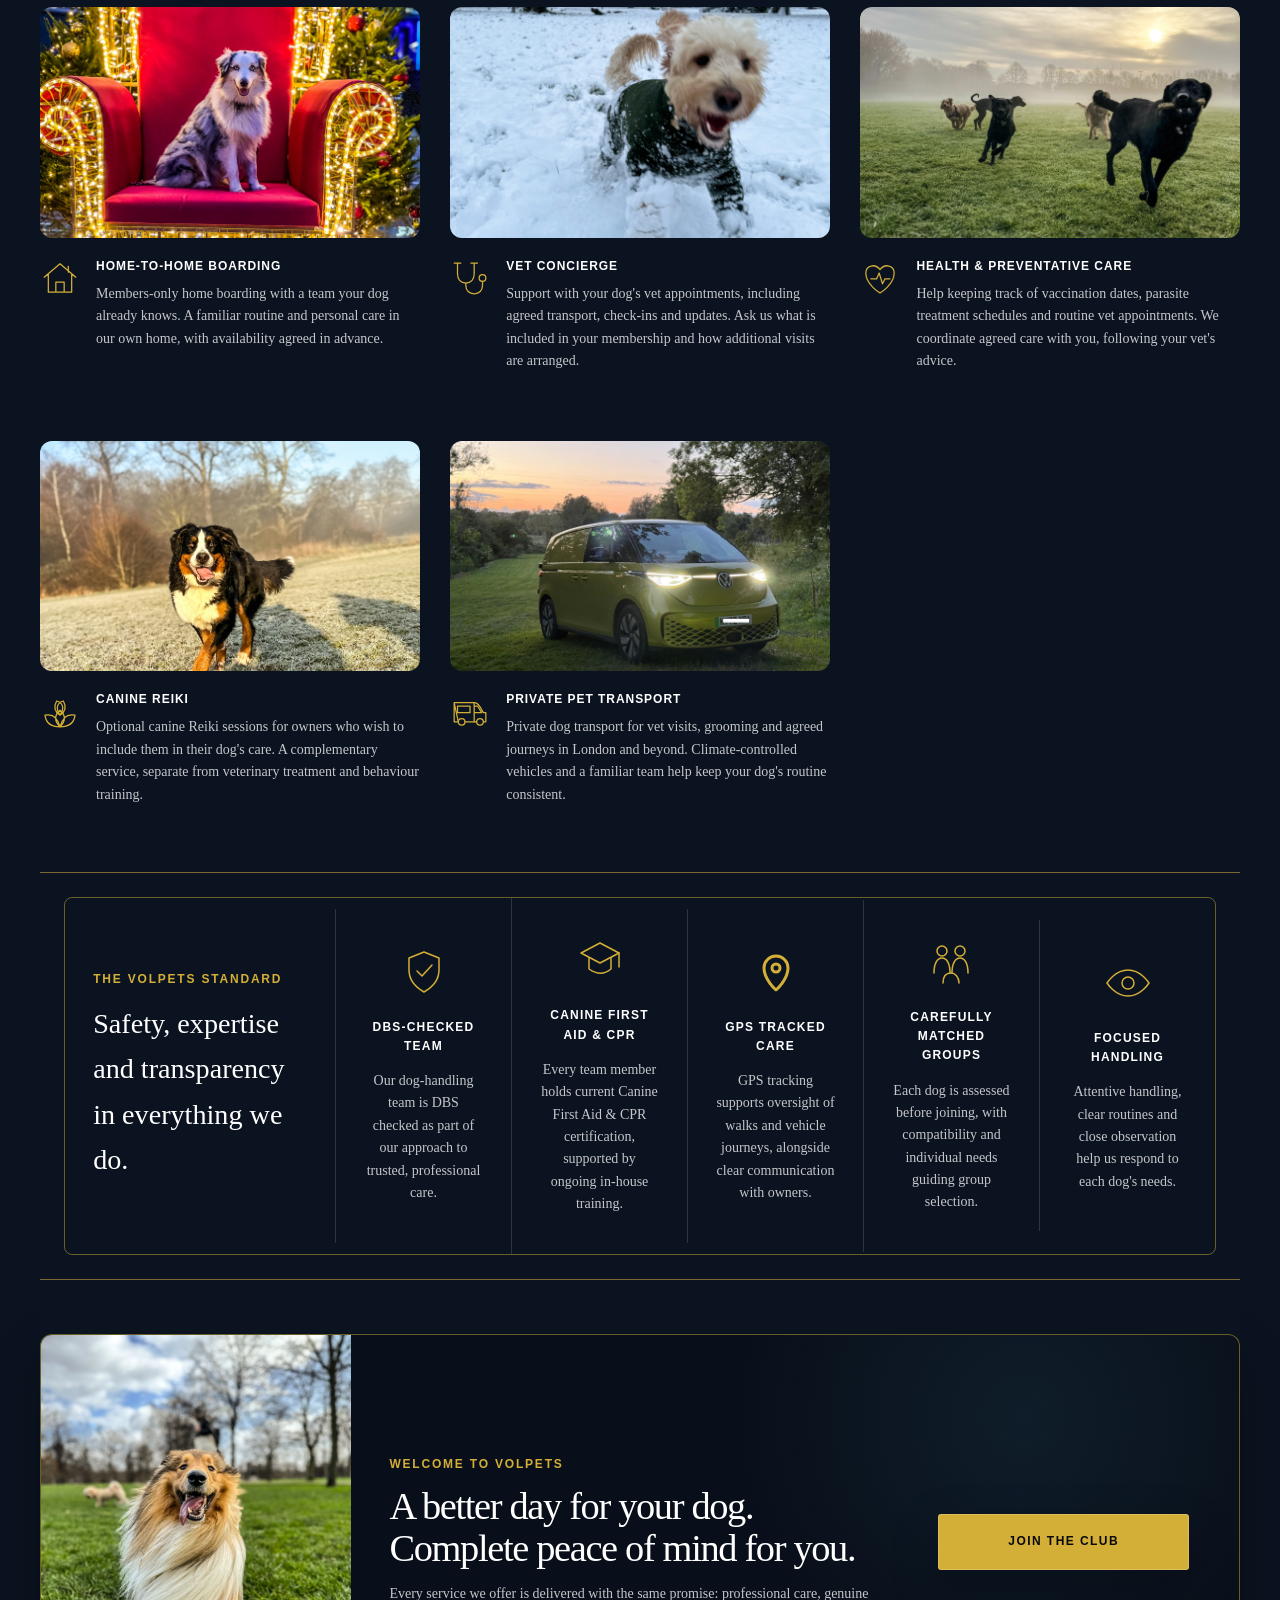
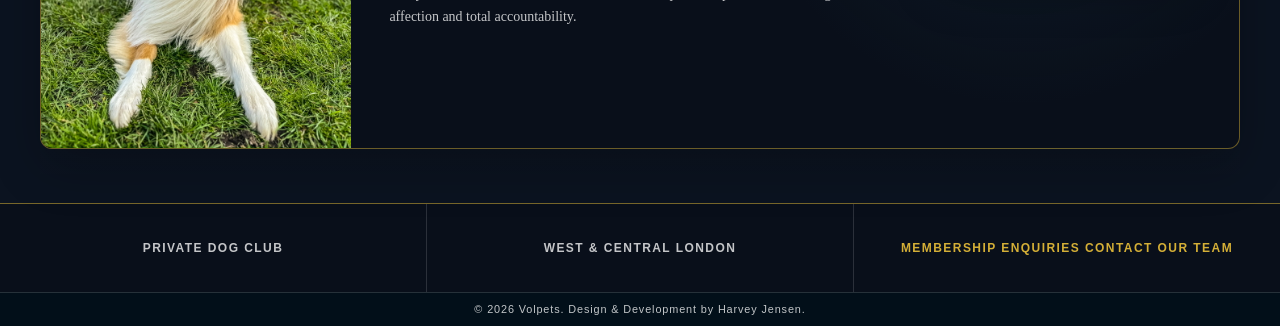
<file: services.html>
<!DOCTYPE html>
<html lang="en">
<head>
  <meta charset="UTF-8">
  <meta content="width=device-width, initial-scale=1.0" name="viewport">
  <meta content="Explore Volpets private dog care services in London." name="description">
  <title>Volpets | Services</title>
  <link href="assets/volpets-logo.png" rel="icon" type="image/png">
  <link href="css/styles.css" rel="stylesheet">
  <link href="css/services.css" rel="stylesheet">
  <link href="components/navbar.css" rel="stylesheet">
  <script defer src="js/main.js"></script>
</head>
<body>
<main>
  <header>
    <div id="nav-placeholder"></div>
  </header>

  <section aria-labelledby="services-hero-title" class="page-section split-hero services-hero" data-navbar-transition>
    <div class="container split-hero__layout">
      <div class="split-hero__content">
        <div class="header-tag">The Volpets Standard</div>
        <h1 id="services-hero-title">Dog walking & training<br><span class="gold-header">Personal care in London.</span>
        </h1>
        <p class="subtitle">Membership-led dog care for West & Central London, combining structured walks,
          training and enrichment with the support of a familiar team.</p>

        <div aria-label="Service benefits" class="split-hero__highlights">
          <div class="split-hero__highlight">
            <svg aria-hidden="true" class="line-icon line-icon--small">
              <use href="assets/icons.svg#icon-clock"></use>
            </svg>
            <span>90-minute park time</span>
          </div>
          <div class="split-hero__highlight">
            <svg aria-hidden="true" class="line-icon line-icon--small">
              <use href="assets/icons.svg#icon-heart"></use>
            </svg>
            <span>Max. 4 dogs per handler</span>
          </div>
          <div class="split-hero__highlight">
            <svg aria-hidden="true" class="line-icon line-icon--small">
              <use href="assets/icons.svg#icon-pin"></use>
            </svg>
            <span>GPS tracked walks & vans</span>
          </div>
        </div>
      </div>
    </div>
    <div class="split-hero__visual">
      <img alt="Dog enjoying the water during a Volpets outing" fetchpriority="high" src="assets/services-0890.JPG">
    </div>
  </section>

  <section class="page-section services-showcase">
    <div class="container">
      <div class="header-tag">Our services</div>
      <div class="services-showcase__intro">
        <h2>Everything your dog needs,<br>considered in every detail.</h2>
        <p>From weekday dog walking to one-to-one training and members-only home boarding, choose support that fits your
          dog and your routine.
          Contact us to discuss availability and what your membership includes.</p>
      </div>

      <div class="services-showcase__grid">
        <article class="service-card">
          <img alt="Dogs enjoying time outdoors with Volpets" loading="lazy" src="assets/IMG_0269.JPG">
          <div class="service-card__body">
            <svg aria-hidden="true" class="line-icon service-card__icon">
              <use href="assets/icons.svg#icon-dog-walk"></use>
            </svg>
            <div>
              <h3>Dog walking</h3>
              <p>Weekday 90-minute dog walks in Kensington
                Gardens, with up to four dogs per handler.
                Carefully matched groups combine exercise, enrichment and guided socialisation. Off-lead time is
                tailored to each dog.
              </p>
            </div>
          </div>
        </article>

        <article class="service-card">
          <img alt="A Volpets dog enjoying a day outside" loading="lazy" src="assets/services_dog_training.jpeg">
          <div class="service-card__body">
            <svg aria-hidden="true" class="line-icon service-card__icon">
              <use href="assets/icons.svg#icon-training"></use>
            </svg>
            <div>
              <h3>Dog training</h3>
              <p>One-to-one dog training for recall, lead walking and everyday manners, with practical coaching for
                owners. Dogs and owners receive a VolPets certificate on completing their training programme</p>
            </div>
          </div>
        </article>

        <article class="service-card">
          <img alt="A happy dog on a Volpets adventure" loading="lazy" src="assets/IMG_0307.JPG">
          <div class="service-card__body">
            <svg aria-hidden="true" class="line-icon service-card__icon">
              <use href="assets/icons.svg#icon-behaviour"></use>
            </svg>
            <div>
              <h3>Dog behaviour support</h3>
              <p>Individual support for reactivity and challenging behaviour. We assess your dog's needs, agree
                practical goals and guide you through a tailored training plan.
              </p>
            </div>
          </div>
        </article>

        <article class="service-card">
          <img alt="A dog relaxing during outdoor enrichment" loading="lazy" src="assets/IMG_0345.JPG">
          <div class="service-card__body">
            <svg aria-hidden="true" class="line-icon service-card__icon">
              <use href="assets/icons.svg#icon-home"></use>
            </svg>
            <div>
              <h3>Home-to-home boarding</h3>
              <p>Members-only home boarding with a team your dog already knows. A familiar routine and personal care in
                our own home, with availability agreed in advance.</p>
            </div>
          </div>
        </article>

        <article class="service-card">
          <img alt="A Volpets dog enjoying structured play" loading="lazy" src="assets/IMG_1256.JPG">
          <div class="service-card__body">
            <svg aria-hidden="true" class="line-icon service-card__icon">
              <use href="assets/icons.svg#icon-stethoscope"></use>
            </svg>
            <div>
              <h3>Vet concierge</h3>
              <p>Support with your dog's vet appointments, including agreed transport, check-ins and updates. Ask us
                what is included in your membership and how additional visits are arranged.
              </p>
            </div>
          </div>
        </article>

        <article class="service-card">
          <img alt="A dog exploring nature with Volpets" loading="lazy" src="assets/IMG_2953.JPG">
          <div class="service-card__body">
            <svg aria-hidden="true" class="line-icon service-card__icon">
              <use href="assets/icons.svg#icon-health"></use>
            </svg>
            <div>
              <h3>Health &amp; preventative care</h3>
              <p>Help keeping track of vaccination dates, parasite treatment schedules and routine vet appointments. We
                coordinate agreed care with you, following your vet's advice.</p>
            </div>
          </div>
        </article>

        <article class="service-card">
          <img alt="A dog receiving attentive outdoor care" loading="lazy" src="assets/IMG_4454.JPG">
          <div class="service-card__body">
            <svg aria-hidden="true" class="line-icon service-card__icon">
              <use href="assets/icons.svg#icon-reiki"></use>
            </svg>
            <div>
              <h3>Canine Reiki</h3>
              <p>Optional canine Reiki sessions for owners who wish to include them in their dog's care. A complementary
                service, separate from veterinary treatment and behaviour training.</p>
            </div>
          </div>
        </article>

        <article class="service-card">
          <img alt="Volpets private transport van" loading="lazy" src="assets/services_transport_van.jpeg">
          <div class="service-card__body">
            <svg aria-hidden="true" class="line-icon service-card__icon">
              <use href="assets/icons.svg#icon-transport"></use>
            </svg>
            <div>
              <h3>Private pet transport</h3>
              <p>Private dog transport for vet visits, grooming and agreed journeys in London and beyond.
                Climate-controlled vehicles and a familiar team help keep your dog's routine consistent.</p>
            </div>
          </div>
        </article>
      </div>
    </div>
  </section>

  <section aria-labelledby="standards-title" class="page-section standards-section">
    <div class="container standards-panel">
      <div class="standards-panel__intro">
        <div class="header-tag">The Volpets Standard</div>
        <h2 id="standards-title">Safety, expertise and transparency<br>in everything we do.</h2>
      </div>

      <article class="standard-item">
        <svg aria-hidden="true" class="line-icon">
          <use href="assets/icons.svg#icon-shield-check"></use>
        </svg>
        <h3>DBS-checked team</h3>
        <p>Our dog-handling team is DBS
          checked as part of our approach to trusted,
          professional care.</p>
      </article>

      <article class="standard-item">
        <svg aria-hidden="true" class="line-icon">
          <use href="assets/icons.svg#icon-training"></use>
        </svg>
        <h3>CANINE FIRST AID & CPR</h3>
        <p>Every team member holds current Canine First Aid & CPR
          certification, supported by ongoing in-house training.</p>
      </article>

      <article class="standard-item">
        <svg aria-hidden="true" class="line-icon">
          <use href="assets/icons.svg#icon-pin"></use>
        </svg>
        <h3>GPS tracked care</h3>
        <p>GPS tracking supports oversight of walks and
          vehicle journeys, alongside clear communication with owners.</p>
      </article>

      <article class="standard-item">
        <svg aria-hidden="true" class="line-icon">
          <use href="assets/icons.svg#icon-pack"></use>
        </svg>
        <h3>Carefully matched groups</h3>
        <p>Each dog is
          assessed before joining, with compatibility and individual needs guiding group selection.</p>
      </article>

      <article class="standard-item">
        <svg aria-hidden="true" class="line-icon">
          <use href="assets/icons.svg#icon-focus"></use>
        </svg>
        <h3>Focused handling</h3>
        <p>Attentive handling, clear routines and close observation help us respond to each dog's needs.</p>
      </article>
    </div>
  </section>

  <section aria-labelledby="services-membership-title" class="page-section member-cta-section">
    <div class="container">
      <div class="member-cta">
        <img alt="Happy dog enjoying a Volpets park outing" class="member-cta__image" loading="lazy"
             src="assets/contact_6156.JPG">
        <div class="member-cta__copy">
          <div class="header-tag">Welcome to Volpets</div>
          <h2 class="member-cta__title" id="services-membership-title">A better day for your dog.<br>Complete peace
            of mind for you.</h2>
          <p>Every service we offer is delivered with the same promise: professional care, genuine affection and total
            accountability.</p>
        </div>
        <a class="member-cta__button" href="contact.html">Join the club</a>
      </div>
    </div>
  </section>

  <footer>
    <ul>
      <li>Private dog club</li>
      <li>West & central London</li>
      <li>Membership enquiries contact our team</li>
    </ul>
    <p class="site-credit">&copy; 2026 Volpets. Design &amp; Development by Harvey Jensen.</p>
  </footer>
</main>
</body>
</html>
</file>
<file: css/styles.css>
:root {
  --accent: #d4af37;
  --ink: #080a09;
  --muted: rgb(255 255 255 / 76%);
  --radius: 12px;
  --sans: -apple-system, BlinkMacSystemFont, "Segoe UI", Roboto, Arial, sans-serif;
  --serif: Georgia, "Times New Roman", Times, serif;
  --shadow: 0 18px 50px rgb(0 0 0 / 24%);
  --surface: #121a29;
  --text: #ffffff;
  --page-bg: #0b1320;
  --navbar-block-padding: clamp(12px, 2vw, 20px);
  --weight-bold: 700;
  --panel-border: rgb(255 255 255 / 14%);
  --surface-border: #1e293b;
  --leading-copy: 1.6;
  --section-divider: 1px solid rgb(212 175 55 / 55%);
  --navbar-height: calc(54px + 0.9rem + var(--navbar-block-padding) + var(--navbar-block-padding));
  --text-label: 0.75rem;
  --weight-light: 400;
  --text-small: 0.875rem;
}

* {
  box-sizing: border-box;
  margin: 0;
  padding: 0;
}

html {
  scroll-behavior: smooth;
}

body {
  background: var(--page-bg);
  color: var(--text);
  font-family: var(--serif);
  font-weight: var(--weight-light);
  line-height: var(--leading-copy);
}

main {
  background: radial-gradient(circle at 90% 10%, rgb(41 95 113 / 30%), transparent 28rem),
  var(--page-bg);
  min-height: 100vh;
  padding-inline: clamp(1rem, 4vw, 2.5rem);
  position: relative;
  & > header {
    padding-top: clamp(20px, 3vw, 36px);
  }
}

img {
  max-width: 100%;
}

.line-icon {
  fill: none;
  height: 48px;
  stroke: var(--accent);
  stroke-linecap: round;
  stroke-linejoin: round;
  stroke-width: 1.5;
  vector-effect: non-scaling-stroke;
  width: 48px;
}

.line-icon--small {
  height: 38px;
  width: 38px;
}

.container {
  align-items: center;
  display: flex;
  flex-direction: column;
  margin: 0 auto;
  width: min(100%, 1300px);
}

h1 {
  font-family: var(--serif);
  font-size: clamp(38px, 5vw, 58px);
  font-weight: var(--weight-light);
  letter-spacing: -0.03em;
  line-height: 1.05;
  margin-bottom: 16px;
}

.gold-header {
  color: var(--accent);
}

h2 {
  font-family: var(--serif);
  font-weight: var(--weight-light);
}

.header-tag {
  color: var(--accent);
  font-family: var(--sans);
  font-size: var(--text-label);
  font-weight: var(--weight-bold);
  letter-spacing: 1.8px;
  margin-bottom: 15px;
  text-transform: uppercase;
}

button {
  background: var(--accent);
  border: 1px solid var(--panel-border);
  border-radius: var(--radius);
  box-shadow: var(--shadow);
  height: 40px;
}

.header-tag {
  align-items: center;
  display: flex;
  gap: 10px;
  margin-bottom: 12px;
  text-align: center;
}

.subtitle {
  color: #a0aec0;
  font-size: clamp(16px, 1.4vw, 18px);
  margin-bottom: clamp(30px, 4.5vw, 48px);
}

.page-section {
  align-items: center;
  background: linear-gradient(180deg, transparent, rgb(255 255 255 / 2%) 45%, transparent);
  display: flex;
  padding-block: clamp(36px, 6vh, 64px);
}

/* A single shared divider for top-level and explicitly nested content sections. */
main > section:not(:first-of-type),
main > section + footer,
.section-partition {
  border-top: var(--section-divider);
}

/* Shared full-bleed introduction used by About, Services, and Reviews & Awards. */
.split-hero {
  align-items: stretch;
  margin-inline: calc(clamp(1rem, 4vw, 2.5rem) * -1);
  min-height: calc(100vh - var(--navbar-height));
  padding-block: 0;
  padding-inline: clamp(1rem, 4vw, 2.5rem);
  position: relative;
}

.split-hero__layout {
  align-items: center;
  display: grid;
  grid-template-columns: repeat(2, minmax(0, 1fr));
  min-height: inherit;
}

.split-hero__content {
  max-width: 650px;
  padding-block: clamp(52px, 8vh, 88px);
  padding-right: clamp(24px, 4vw, 64px);
  position: relative;
  z-index: 1;
}

.split-hero__content h1 {
  font-size: clamp(44px, 5.6vw, 72px);
  margin-bottom: 26px;
}

.split-hero__content .subtitle {
  margin-bottom: 0;
  max-width: 590px;
}

.split-hero__visual {
  height: calc(100% + var(--navbar-height));
  overflow: hidden;
  position: absolute;
  right: 0;
  top: calc(0px - var(--navbar-height));
  width: 50vw;
  &::after {
    background: linear-gradient(to right, var(--page-bg), transparent 38%);
    content: "";
    inset: 0;
    pointer-events: none;
    position: absolute;
  }
  img {
    display: block;
    height: 100%;
    object-fit: cover;
    object-position: var(--hero-image-position, center);
    width: 100%;
  }
}

.split-hero__highlights {
  display: grid;
  gap: clamp(16px, 2vw, 28px);
  grid-template-columns: repeat(3, minmax(0, 1fr));
  list-style: none;
  margin-top: clamp(36px, 6vh, 58px);
}

.split-hero__highlights--two-column {
  grid-template-columns: repeat(2, minmax(0, 1fr));
  margin-top: clamp(28px, 4vh, 42px);
}

.split-hero__highlight {
  align-items: center;
  display: flex;
  font-family: var(--sans);
  font-size: clamp(11px, 1vw, 14px);
  font-weight: var(--weight-bold);
  gap: 13px;
  letter-spacing: 0.07em;
  line-height: 1.4;
  text-transform: uppercase;
  .line-icon {
    flex: 0 0 38px;
    height: 38px;
    width: 38px;
  }
}

.split-hero__link {
  border-bottom: 2px solid var(--accent);
  color: var(--accent);
  display: inline-block;
  font-family: var(--sans);
  font-size: var(--text-label);
  font-weight: var(--weight-bold);
  letter-spacing: 0.13em;
  margin-top: clamp(26px, 4vh, 40px);
  padding-bottom: 5px;
  text-decoration: none;
  text-transform: uppercase;
}

.split-hero__badge {
  align-items: center;
  backdrop-filter: blur(8px);
  background: rgb(6 24 39 / 82%);
  border: 1px solid rgb(212 175 55 / 58%);
  bottom: 28px;
  display: flex;
  font-family: var(--sans);
  font-size: var(--text-label);
  font-weight: var(--weight-bold);
  gap: 12px;
  letter-spacing: 0.12em;
  padding: 13px 18px;
  position: absolute;
  right: 28px;
  text-transform: uppercase;
  z-index: 1;
}

.image-container {
  background: #151d2a;
  border: 1px solid var(--panel-border);
  border-radius: var(--radius);
  box-shadow: var(--shadow);
  height: 100%;
  min-height: 0;
  overflow: hidden;
  width: 100%;
  img {
    display: block;
    height: 100%;
    object-fit: cover;
    object-position: center;
    transition: transform 500ms ease;
    width: 100%;
  }
}

.image-container:hover img {
  transform: scale(1.03);
}

.member-cta {
  align-items: stretch;
  background: radial-gradient(circle at 82% 20%, rgb(41 95 113 / 18%), transparent 18rem),
  #090f1a;
  border: 1px solid rgb(212 175 55 / 48%);
  border-radius: var(--radius);
  box-shadow: var(--shadow);
  display: flex;
  min-height: 280px;
  overflow: hidden;
  position: relative;
  width: 100%;
  .member-cta__title {
    font-size: clamp(28px, 3vw, 40px);
    letter-spacing: -0.035em;
    line-height: 1.08;
    margin-bottom: 14px;
  }
}

.member-cta__image {
  display: block;
  flex: 0.85 1 0;
  height: 100%;
  min-height: 280px;
  min-width: 240px;
  object-fit: cover;
  object-position: center;
  width: 0;
}

.member-cta__copy {
  align-self: center;
  flex: 1.4 1 0;
  min-width: 320px;
  padding: clamp(32px, 4vw, 54px) clamp(24px, 3vw, 44px);
  p {
    color: var(--muted);
    font-size: var(--text-small);
    max-width: 530px;
  }
}

.member-cta__button {
  align-items: center;
  align-self: center;
  background: var(--accent);
  border: 1px solid rgb(255 255 255 / 18%);
  border-radius: 3px;
  box-shadow: var(--shadow);
  color: var(--ink);
  display: inline-flex;
  flex: 0.55 1 0;
  font-family: var(--sans);
  font-size: var(--text-label);
  font-weight: var(--weight-bold);
  justify-content: center;
  letter-spacing: 0.12em;
  margin-right: clamp(24px, 4vw, 50px);
  min-height: 56px;
  min-width: 190px;
  padding: 16px 24px;
  text-align: center;
  text-decoration: none;
  text-transform: uppercase;
  transition: background-color 180ms ease, color 180ms ease, transform 180ms ease;
  &:hover,
  &:focus-visible {
    background: rgb(255 255 255 / 11%);
    color: var(--text);
    outline: none;
    transform: translateY(-1px);
  }
}

footer {
  background: #090f1a;
  margin-left: calc(50% - 50vw);
  width: 100vw;
  ul {
    display: flex;
    flex-direction: row;
    list-style: none;
    width: 100%;
    li {
      align-items: center;
      color: var(--muted);
      display: flex;
      flex: 1 1 0;
      font-family: var(--sans);
      font-size: var(--text-label);
      font-weight: var(--weight-bold);
      justify-content: center;
      letter-spacing: 0.12em;
      min-height: 88px;
      text-align: center;
      text-transform: uppercase;
      & + li {
        border-left: 1px solid var(--panel-border);
      }
      &:last-child {
        color: var(--accent);
      }
    }
  }
}

.site-credit {
  align-items: center;
  background: #020f19;
  color: var(--muted);
  display: flex;
  font-family: var(--sans);
  font-size: 0.68rem;
  justify-content: center;
  letter-spacing: 0.08em;
  line-height: 1.35;
  margin-left: 0;
  min-height: 34px;
  padding: 8px clamp(1rem, 4vw, 2.5rem);
  text-align: center;
  width: 100%;
}

footer > .site-credit {
  border-top: 1px solid var(--panel-border);
}

@media (max-width: 900px) {
  .member-cta__image {
    flex-basis: 0;
    min-width: 200px;
  }
  .member-cta__copy {
    flex-basis: 0;
    min-width: 0;
  }
  .member-cta__button {
    flex-basis: 0;
    min-width: 150px;
  }
}

@media (max-width: 800px) {
  .split-hero {
    display: block;
    min-height: auto;
    padding-bottom: 0;
  }
  .split-hero__layout {
    display: block;
  }
  .split-hero__content {
    margin-inline: auto;
    max-width: 620px;
    padding-right: 0;
  }
  .split-hero__visual {
    height: clamp(340px, 76vw, 560px);
    margin-inline: calc(clamp(1rem, 4vw, 2.5rem) * -1);
    position: relative;
    right: auto;
    top: auto;
    width: 100vw;
  }
  .split-hero__visual::after {
    background: linear-gradient(to bottom, var(--page-bg), transparent 28%);
  }
}

@media (max-width: 720px) {
  .container {
    max-width: 620px;
  }
  .page-section:not(.split-hero) {
    min-height: auto;
    padding-block: 44px;
  }
  .page-section > .container > h1 {
    white-space: normal;
  }
  footer {
    ul {
      li {
        letter-spacing: 0.08em;
        padding-inline: 16px;
      }
    }
  }
}

@media (max-width: 600px) {
  .member-cta {
    flex-direction: column;
  }
  .member-cta__image {
    flex-basis: auto;
    height: clamp(220px, 64vw, 320px);
    min-height: 0;
    min-width: 0;
    width: 100%;
  }
  .member-cta__copy {
    flex-basis: auto;
    padding: 28px 24px 8px;
  }
  .member-cta__button {
    align-self: stretch;
    flex-basis: auto;
    margin: 18px 24px 28px;
    min-width: 0;
    width: auto;
  }
  footer {
    ul {
      flex-direction: column;
      li {
        min-height: 68px;
        & + li {
          border-left: 0;
          border-top: 1px solid var(--panel-border);
        }
      }
    }
  }
  .site-credit {
    min-height: 58px;
  }
}

@media (max-width: 480px) {
  h1 {
    font-size: 36px;
    letter-spacing: -0.8px;
  }
  .split-hero__highlights,
  .split-hero__highlights--two-column {
    grid-template-columns: 1fr;
  }
  .split-hero__badge {
    bottom: 18px;
    right: 18px;
  }
}

@media (prefers-reduced-motion: reduce) {
  html {
    scroll-behavior: auto;
  }
  .image-container img {
    transition: none;
  }
  .member-cta__button {
    transition: none;
  }
}
</file>
<file: css/index.css>
body.page {
  background: #031827;
  main {
    background: #031827;
    min-height: 100vh;
    /*min-height: 100svh;*/
    padding: 0;
    & > header {
      inset: 0 0 auto;
      margin: 0;
      padding: clamp(12px, 1.6vw, 18px) clamp(18px, 3.5vw, 46px);
      position: fixed;
      width: 100%;
    }
  }
}

.hero {
  align-items: center;
  display: flex;
  isolation: isolate;
  min-height: 72svh;
  overflow: hidden;
  position: relative;
  .hero__image,
  .hero__shade {
    inset: 0;
    position: absolute;
  }
  .hero__image {
    animation: hero-cycle 16s ease-in-out infinite;
    height: 100%;
    max-width: none;
    object-fit: cover;
    object-position: center 32%;
    opacity: 0;
    width: 100%;
    will-change: opacity;
    z-index: -2;
    &.image--one {
      object-position: center 48%;
    }
    &.image--two {
      animation-delay: -12s;
      object-position: center 40%;
      transform: scaleX(-1);
    }
    &.image--three {
      animation-delay: -8s;
      object-position: center 52%;
    }
    &.image--four {
      animation-delay: -4s;
      object-position: center 85%;
      transform: scaleX(-1);
    }
  }
  .hero__shade {
    background: linear-gradient(90deg, rgb(1 20 34 / 96%) 0%, rgb(1 20 34 / 79%) 23%, rgb(1 20 34 / 25%) 55%, transparent 76%),
    linear-gradient(0deg, rgb(1 20 34 / 22%), transparent 42%);
    z-index: -1;
  }
  .hero__inner {
    margin: 0 auto;
    padding: clamp(115px, calc(14vh + 10px), 150px) clamp(1rem, 4vw, 2.5rem) clamp(34px, calc(7vh - 10px), 56px);
    width: min(100%, 1380px);
  }
  .hero__copy {
    max-width: 490px;
  }
  .hero__media {
    display: contents;
  }
  .hero__eyebrow {
    color: var(--accent);
    font-family: var(--sans);
    font-size: 0.75rem;
    font-weight: var(--weight-bold);
    letter-spacing: 0.22em;
    margin-bottom: 19px;
    text-transform: uppercase;
  }
  h1 {
    font-size: clamp(48px, 5vw, 68px);
    letter-spacing: -0.035em;
    line-height: 1.05;
    margin-bottom: 24px;
  }
  .hero__rule {
    background: var(--accent);
    height: 1px;
    margin-bottom: 18px;
    opacity: 0.75;
    width: min(100%, 380px);
  }
  .hero__intro {
    color: rgb(255 255 255 / 87%);
    font-size: clamp(15px, 1.4vw, 17px);
    margin-bottom: 18px;
  }
  .hero__actions {
    display: flex;
    flex-wrap: wrap;
    gap: 12px;
  }
}

.button {
  align-items: center;
  border: 1px solid var(--accent);
  border-radius: 2px;
  display: inline-flex;
  font-family: var(--sans);
  font-size: 0.72rem;
  font-weight: var(--weight-bold);
  justify-content: center;
  letter-spacing: 0.13em;
  min-height: 45px;
  padding: 11px 18px;
  text-align: center;
  text-decoration: none;
  text-transform: uppercase;
  transition: background-color 180ms ease, color 180ms ease, transform 180ms ease;
  &:hover,
  &:focus-visible {
    outline: none;
    transform: translateY(-1px);
  }
  &.button--primary {
    background: var(--accent);
    color: var(--ink);
    &:hover,
    &:focus-visible {
      background: #e3c152;
    }
  }
  &.button--outline {
    background: rgb(2 22 37 / 36%);
    color: var(--accent);
    &:hover,
    &:focus-visible {
      background: var(--accent);
      color: var(--ink);
    }
  }
}

.benefits {
  background: #031827;
  .benefits__list {
    display: grid;
    grid-template-columns: repeat(4, minmax(0, 1fr));
    list-style: none;
    margin: 0 auto;
    max-width: 1030px;
  }
  .benefit {
    align-items: center;
    display: flex;
    font-family: var(--sans);
    font-size: 0.73rem;
    font-weight: var(--weight-bold);
    gap: 14px;
    justify-content: center;
    letter-spacing: 0.08em;
    line-height: 1.55;
    min-height: 78px;
    padding: 10px 22px;
    text-transform: uppercase;
    & + .benefit {
      border-left: 1px solid rgb(212 175 55 / 58%);
    }
  }
  .benefit__icon {
    align-items: center;
    border: 1px solid var(--accent);
    border-radius: 50%;
    display: inline-flex;
    flex: 0 0 50px;
    height: 50px;
    justify-content: center;
    width: 50px;
    .line-icon {
      height: 30px;
      width: 30px;
    }
  }
}

.availability {
  align-items: center;
  display: flex;
  flex-direction: row;
  gap: clamp(18px, 3vw, 44px);
  justify-content: space-between;
  padding: 14px clamp(1rem, 4vw, 2.5rem);
  h2 {
    flex: 1 1 auto;
    font-size: clamp(27px, 3vw, 39px);
    letter-spacing: -0.025em;
    line-height: 1;
    text-align: center;
  }
  .button {
    flex: 0 0 auto;
    min-height: 37px;
    min-width: 242px;
    padding-block: 7px;
  }
}

@media (min-width: 901px) {
  .availability::before {
    content: "";
    flex: 0 0 242px;
  }
}

@media (min-width: 901px) and (min-height: 640px) {
  body.page {
    overflow: hidden;
  }
  body.page main {
    display: grid;
    grid-template-rows: minmax(0, 1fr) 78px 96px 34px;
    height: 100vh;
    height: 100svh;
  }
  .hero {
    min-height: 0;
  }
  .benefits,
  .benefits__list,
  .availability,
  .site-credit {
    height: 100%;
    min-height: 0;
  }
}

@keyframes hero-cycle {
  0%,
  20% {
    opacity: 1;
  }
  25%,
  95% {
    opacity: 0;
  }
  100% {
    opacity: 1;
  }
}

@media (max-width: 900px) {
  .hero {
    min-height: 70svh;
    .hero__image {
      object-position: 61% 32%;
      &.image--two {
        object-position: 40% center;
      }
      &.image--three {
        object-position: center;
      }
      &.image--four {
        object-position: 40% center;
      }
    }
    .hero__shade {
      background: linear-gradient(90deg, rgb(1 20 34 / 94%) 0%, rgb(1 20 34 / 68%) 48%, rgb(1 20 34 / 12%) 100%);
    }
  }
  .benefits {
    .benefits__list {
      grid-template-columns: repeat(2, minmax(0, 1fr));
    }
    .benefit {
      &:nth-child(3) {
        border-left: 0;
      }
      &:nth-child(n + 3) {
        border-top: 1px solid rgb(212 175 55 / 58%);
      }
    }
  }
}

@media (max-width: 560px) {
  .hero {
    align-items: stretch;
    min-height: 0;
    overflow: visible;
    .hero__media {
      aspect-ratio: 4 / 3;
      border: 1px solid rgb(212 175 55 / 28%);
      display: block;
      isolation: isolate;
      margin: 0 calc(clamp(1rem, 4vw, 2.5rem) * -1) 26px;
      overflow: hidden;
      position: relative;
      &::after {
        background: linear-gradient(0deg, rgb(1 20 34 / 25%), transparent 45%);
        content: "";
        inset: 0;
        pointer-events: none;
        position: absolute;
        z-index: -1;
      }
    }
    .hero__image {
      object-position: 64% center;
      z-index: -2;
      &.image--two {
        object-position: 32% center;
      }
      &.image--three {
        object-position: center;
      }
      &.image--four {
        object-position: center;
      }
    }
    .hero__shade {
      display: none;
    }
    .hero__inner {
      padding: 118px clamp(1rem, 4vw, 2.5rem) 38px;
    }
    .hero__copy {
      max-width: none;
    }
    .hero__eyebrow {
      margin-bottom: 16px;
    }
    h1 {
      font-size: clamp(39px, 11.5vw, 52px);
      margin-bottom: 20px;
    }
    .hero__actions {
      width: 100%;
    }
  }
  .button {
    width: 100%;
  }
  .benefits {
    .benefits__list {
      grid-template-columns: 1fr;
    }
    .benefit {
      justify-content: flex-start;
      min-height: 72px;
      padding-inline: max(24px, calc((100vw - 280px) / 2));
      & + .benefit {
        border-left: 0;
        border-top: 1px solid rgb(212 175 55 / 58%);
      }
    }
  }
  .availability {
    flex-direction: column;
    justify-content: center;
    min-height: 160px;
    text-align: center;
    .button {
      min-width: 0;
      width: min(100%, 280px);
    }
  }
}

@media (prefers-reduced-motion: reduce) {
  .hero .hero__image {
    animation: none;
    opacity: 0;
    &.image--one {
      opacity: 1;
    }
  }
  .button {
    transition: none;
  }
}
</file>
<file: components/navbar.css>
:root {
  /* Adjust this value to move the navbar content toward or away from the viewport edges. */
  --navbar-edge-margin: clamp(1rem, 2vw, 2rem);
}

#nav-placeholder {
  display: flex;
  margin-inline: auto;
  position: relative;
  width: 100%;
  z-index: 1;
}

main > header {
  align-items: center;
  display: flex;
  isolation: isolate;
  margin-inline: calc(clamp(1rem, 4vw, 2.5rem) * -1);
  padding: var(--navbar-block-padding) var(--navbar-edge-margin);
  position: sticky;
  top: 0;
  width: auto;
  z-index: 1000;
  body.page & {
    padding-inline: var(--navbar-edge-margin);
  }
}

main > header::before {
  -webkit-backdrop-filter: blur(20px) saturate(135%);
  backdrop-filter: blur(20px) saturate(135%);
  background: rgb(8 14 23 / 94%);
  content: "";
  inset: 0 0 -24px;
  -webkit-mask-image: linear-gradient(to bottom, #000000 0%, #000000 calc(100% - 24px), transparent 100%);
  mask-image: linear-gradient(to bottom, #000000 0%, #000000 calc(100% - 24px), transparent 100%);
  opacity: 1;
  pointer-events: none;
  position: absolute;
  transition: opacity 260ms ease,
  -webkit-backdrop-filter 260ms ease,
  backdrop-filter 260ms ease;
  z-index: 0;
}

main > header.has-navbar-hero:not(.is-past-hero)::before {
  -webkit-backdrop-filter: blur(6px) saturate(110%);
  backdrop-filter: blur(6px) saturate(110%);
  opacity: 0.55;
}

.brand,
.nav-toggle,
.nav-links {
  -webkit-backdrop-filter: none;
  backdrop-filter: none;
  background: transparent;
  border: 1px solid transparent;
  border-radius: var(--radius);
  box-shadow: none;
  transition: background-color 260ms ease,
  border-color 260ms ease,
  box-shadow 260ms ease,
  -webkit-backdrop-filter 260ms ease,
  backdrop-filter 260ms ease;
}

main > header.has-navbar-hero:not(.is-past-hero) .brand,
main > header.has-navbar-hero:not(.is-past-hero) .nav-toggle {
  -webkit-backdrop-filter: blur(14px);
  backdrop-filter: blur(14px);
  background: rgb(8 10 9 / 38%);
  border-color: rgb(255 255 255 / 18%);
  box-shadow: 0 10px 28px rgb(0 0 0 / 22%);
}

.brand {
  align-items: center;
  display: inline-flex;
  padding: 0.45rem;
  text-decoration: none;
  & .brand__logos {
    align-items: center;
    display: flex;
    gap: 0.4rem;
  }
  & .brand__mark {
    border-radius: 50%;
    flex-shrink: 0;
    object-fit: cover;
  }
}

.site-nav {
  align-items: flex-start;
  display: flex;
  flex-wrap: wrap;
  gap: 1.5rem;
  justify-content: space-between;
  width: 100%;
}

.nav-toggle {
  display: none;
}

.nav-logo {
  color: white;
  font-family: var(--serif);
  font-size: 2.5rem;
  font-weight: 400;
  line-height: 1;
  margin: 0 0.2rem;
  white-space: nowrap;
  .nav-logo__trademark {
    font-size: 0.28em;
    font-weight: 200;
    line-height: 1;
    margin-left: 0.08em;
    position: relative;
    top: -1.35em;
    vertical-align: baseline;
  }
}

.sr-only {
  border: 0;
  clip: rect(0, 0, 0, 0);
  height: 1px;
  margin: -1px;
  overflow: hidden;
  padding: 0;
  position: absolute;
  white-space: nowrap;
  width: 1px;
}

.nav-links {
  align-items: center;
  display: flex;
  gap: 0.15rem;
  list-style: none;
  padding: 0.45rem;
  & a {
    border-radius: 8px;
    color: var(--muted);
    display: block;
    font-family: var(--sans);
    font-size: 0.72rem;
    font-weight: var(--weight-bold);
    letter-spacing: 0.12em;
    padding: 0.7rem 0.85rem;
    text-decoration: none;
    text-transform: uppercase;
    transition: color 180ms ease, background-color 180ms ease, transform 180ms ease;
    &:hover,
    &:focus-visible {
      background: rgb(255 255 255 / 11%);
      color: var(--text);
      outline: none;
      transform: translateY(-1px);
    }
    &[aria-current="page"] {
      background: var(--accent);
      color: var(--ink);
    }
  }
}

@media (max-width: 1000px) {
  .site-nav {
    align-items: center;
    flex-wrap: nowrap;
    position: relative;
    &.is-open .nav-toggle__bar:nth-of-type(2) {
      transform: translateY(7px) rotate(45deg);
    }
    &.is-open .nav-toggle__bar:nth-of-type(3) {
      opacity: 0;
    }
    &.is-open .nav-toggle__bar:last-of-type {
      transform: translateY(-7px) rotate(-45deg);
    }
    &.is-open .nav-links {
      display: flex;
    }
  }
  .nav-toggle {
    color: var(--text);
    cursor: pointer;
    display: flex;
    flex-direction: column;
    gap: 0.32rem;
    height: 3.75rem;
    justify-content: center;
    padding: 0.9rem;
    width: 3.75rem;
  }
  .nav-toggle__bar {
    background: currentColor;
    border-radius: 2px;
    display: block;
    height: 2px;
    transition: transform 180ms ease, opacity 180ms ease;
    width: 100%;
  }
  .nav-links {
    align-items: stretch;
    backdrop-filter: blur(14px);
    background: rgb(8 10 9 / 96%);
    border: 1px solid var(--panel-border);
    box-shadow: var(--shadow);
    display: none;
    flex-direction: column;
    gap: 0.15rem;
    padding: 0.55rem;
    position: absolute;
    right: 0;
    top: calc(100% + 0.6rem);
    width: min(18rem, calc(100vw - 2rem));
    & a {
      padding: 0.9rem 1rem;
    }
  }
}

@media (min-width: 1001px) {
  main > header.has-navbar-hero:not(.is-past-hero) .nav-links {
    -webkit-backdrop-filter: blur(14px);
    backdrop-filter: blur(14px);
    background: rgb(8 10 9 / 38%);
    border-color: rgb(255 255 255 / 18%);
    box-shadow: 0 10px 28px rgb(0 0 0 / 22%);
  }
}

@media (max-width: 400px) {
  .site-nav {
    gap: 0.4rem;
  }
}

@media (prefers-reduced-motion: reduce) {
  main > header::before,
  .brand,
  .nav-toggle,
  .nav-links,
  .nav-links a,
  .nav-toggle__bar {
    transition: none;
  }
}
</file>
<file: css/about.css>
.about-section {
  position: relative;
  h2 {
    font-size: clamp(32px, 4vw, 52px);
    letter-spacing: -0.035em;
    line-height: 1.08;
  }
  h3 {
    font-family: var(--sans);
    font-size: var(--text-label);
    font-weight: var(--weight-bold);
    letter-spacing: 0.1em;
    line-height: 1.4;
    text-transform: uppercase;
  }
  p {
    color: var(--muted);
  }
}

.about-hero {
  --hero-image-position: center 42%;
}

.split-layout,
.club-section__layout,
.continuity-section__layout {
  align-items: stretch;
  display: grid;
  gap: clamp(34px, 7vw, 96px);
  grid-template-columns: minmax(0, 1fr) minmax(0, 1fr);
}

.story-section__image {
  min-height: 510px;
}

.split-layout__copy {
  align-self: center;
  max-width: 570px;
  h2 {
    margin-bottom: 26px;
  }
  blockquote {
    color: var(--accent);
    font-family: var(--serif);
    font-size: clamp(25px, 2.7vw, 38px);
    font-style: normal;
    line-height: 1.18;
    margin-top: 30px;
    padding-left: 30px;
  }
  p {
    margin-top: 16px;
  }
}

.section-heading {
  margin-bottom: clamp(34px, 5vw, 56px);
  margin-inline: auto;
  max-width: 900px;
  text-align: center;
  p {
    margin: 18px auto 0;
    max-width: 760px;
  }
  .header-tag {
    justify-content: center;
  }
}

.people-grid {
  display: grid;
  gap: clamp(18px, 2.6vw, 32px);
  grid-template-columns: repeat(3, minmax(0, 1fr));
  .people-card {
    background: var(--surface);
    border: 1px solid var(--surface-border);
    border-radius: var(--radius);
    box-shadow: var(--shadow);
    overflow: hidden;
    div {
      padding: 22px 24px 25px;
    }
    img {
      aspect-ratio: 10 / 15;
      display: block;
      object-fit: cover;
      object-position: center 10%;
      transition: transform 500ms ease;
      width: 100%;
      &:hover {
        transform: scale(1.025);
      }
    }
    h3 {
      color: var(--accent);
      margin-bottom: 8px;
    }
    p {
      font-size: var(--text-small);
    }
  }
}

@media (min-width: 901px) {
  .people-grid {
    margin-inline: auto;
    width: 70%;
  }
}

.standards-strip {
  border: 1px solid rgb(212 175 55 / 48%);
  border-radius: 8px;
  display: grid;
  grid-template-columns: repeat(4, minmax(0, 1fr));
  margin-top: clamp(30px, 5vw, 58px);
  overflow: hidden;
}

.standard-summary {
  align-items: center;
  display: flex;
  flex-direction: column;
  padding: 28px 22px;
  text-align: center;
  & + .standard-summary {
    border-left: 1px solid var(--panel-border);
  }
  .line-icon {
    height: 46px;
    margin-bottom: 16px;
    width: 46px;
  }
}

.continuity-section__layout {
  grid-template-columns: minmax(0, 1.2fr) minmax(320px, 0.8fr);
}

.values-grid {
  display: grid;
  grid-template-columns: repeat(4, minmax(0, 1fr));
  margin-bottom: clamp(40px, 6vw, 70px);
}

.value-item {
  padding: 12px clamp(16px, 3vw, 34px);
  text-align: center;
  & + .value-item {
    border-left: 1px solid var(--panel-border);
  }
  .line-icon {
    height: 44px;
    margin-bottom: 16px;
    width: 44px;
  }
  h3 {
    margin-bottom: 9px;
  }
  p {
    font-size: var(--text-small);
  }
}

@media (max-width: 900px) {
  .standards-strip,
  .values-grid {
    grid-template-columns: repeat(2, minmax(0, 1fr));
  }
  .standard-summary:nth-child(3),
  .standard-summary:nth-child(4) {
    border-top: 1px solid var(--panel-border);
  }
  .standard-summary:nth-child(3) {
    border-left: 0;
  }
  .value-item:nth-child(3),
  .value-item:nth-child(4) {
    border-top: 1px solid var(--panel-border);
    padding-top: 28px;
  }
  .value-item:nth-child(3) {
    border-left: 0;
  }
}

@media (max-width: 720px) {
  .split-layout,
  .club-section__layout,
  .continuity-section__layout {
    grid-template-columns: 1fr;
  }
  .story-section__image,
  .club-section__image,
  .continuity-section__image {
    min-height: clamp(320px, 72vw, 480px);
  }
  .people-grid {
    grid-template-columns: 1fr;
  }
  .people-card {
    margin-inline: auto;
    max-width: 520px;
  }
  .club-section__image {
    grid-row: 1;
  }
  .feature-grid {
    gap: 28px 20px;
  }
}

@media (max-width: 500px) {
  .feature-grid,
  .standards-strip,
  .values-grid {
    grid-template-columns: 1fr;
  }
  .standard-summary + .standard-summary,
  .standard-summary:nth-child(3),
  .standard-summary:nth-child(4),
  .value-item + .value-item,
  .value-item:nth-child(3),
  .value-item:nth-child(4) {
    border-left: 0;
    border-top: 1px solid var(--panel-border);
  }
  .value-item {
    padding-block: 26px;
  }
}

@media (prefers-reduced-motion: reduce) {
  .people-card img {
    transition: none;
  }
}
</file>
<file: css/contact.css>
.contact-page main {
  overflow-x: clip;
}

.contact-hero {
  align-items: center;
  background: linear-gradient(90deg, rgb(3 17 29 / 96%) 0%, rgb(3 17 29 / 70%) 38%, rgb(3 17 29 / 8%) 72%),
  url("../assets/home-dog-club-3.jpg") center 42% / cover;
  display: flex;
  margin-block-start: clamp(-106px, calc(-66px - 4vw), -90px);
  margin-inline: calc(clamp(1rem, 4vw, 2.5rem) * -1);
  min-height: clamp(610px, 82vh, 800px);
  padding: clamp(130px, 17vh, 180px) clamp(1.25rem, 6vw, 5rem) 70px;
}

.contact-hero__content {
  max-width: 490px;
}

.contact-hero h1 {
  font-size: clamp(50px, 6vw, 76px);
  line-height: .98;
  margin-bottom: 28px;
}

.contact-hero__lead {
  border-bottom: 1px solid rgb(212 175 55 / 65%);
  color: var(--muted);
  font-size: 1rem;
  margin-bottom: 22px;
  padding-bottom: 18px;
}

.contact-hero__copy {
  color: var(--muted);
  font-size: .94rem;
  margin-bottom: 28px;
  max-width: 430px;
}

.contact-button,
.contact-form__submit {
  align-items: center;
  background: var(--accent);
  border: 1px solid var(--accent);
  border-radius: 2px;
  color: var(--ink);
  display: inline-flex;
  font-family: var(--sans);
  font-size: .72rem;
  font-weight: 800;
  justify-content: center;
  letter-spacing: .16em;
  min-height: 52px;
  padding: 14px 28px;
  text-decoration: none;
  text-transform: uppercase;
  transition: background-color 180ms ease, color 180ms ease;
}

.contact-button:hover,
.contact-button:focus-visible,
.contact-form__submit:hover,
.contact-form__submit:focus-visible {
  background: transparent;
  color: var(--text);
  outline: none;
}

.enquiry-section {
  margin-inline: calc(clamp(1rem, 4vw, 2.5rem) * -1);
  padding: clamp(36px, 5vw, 64px) clamp(1rem, 4vw, 2.5rem);
}

.enquiry-layout {
  align-items: start;
  display: grid;
  gap: clamp(28px, 4vw, 48px);
  grid-template-columns: minmax(0, .96fr) minmax(0, 1fr);
  margin: 0 auto;
  max-width: 1180px;
}

.contact-form {
  border: 1px solid rgb(212 175 55 / 72%);
  display: grid;
  gap: 14px;
  padding: clamp(22px, 3vw, 34px);
}

.contact-form__field {
  display: grid;
  gap: 5px;
}

.contact-form label,
.contact-form legend {
  color: var(--text);
  font-family: var(--sans);
  font-size: .68rem;
  font-weight: 700;
  letter-spacing: .14em;
  text-transform: uppercase;
}

.contact-form input,
.contact-form textarea {
  background: transparent;
  border: 1px solid rgb(212 175 55 / 66%);
  border-radius: 0;
  color: var(--text);
  font: inherit;
  min-height: 42px;
  padding: 9px 11px;
  width: 100%;
}

.contact-form textarea {
  min-height: 122px;
  resize: vertical;
}

.contact-form input:focus-visible,
.contact-form textarea:focus-visible {
  border-color: var(--text);
  outline: 1px solid var(--text);
}

.contact-form__services {
  border: 0;
  display: grid;
  gap: 8px;
  grid-template-columns: 1fr 1fr;
}

.contact-form__services legend {
  margin-bottom: 6px;
}

.contact-form__services label {
  cursor: pointer;
  position: relative;
}

.contact-form__services input {
  height: 1px;
  opacity: 0;
  position: absolute;
  width: 1px;
}

.contact-form__services span {
  align-items: center;
  border: 1px solid rgb(212 175 55 / 68%);
  display: flex;
  justify-content: center;
  min-height: 42px;
  padding: 7px;
  text-align: center;
}

.contact-form__services input:checked + span,
.contact-form__services input:focus-visible + span {
  background: var(--accent);
  color: var(--ink);
}

.contact-form__service-wide {
  grid-column: 1 / -1;
}

.contact-form__honeypot {
  clip: rect(0 0 0 0);
  clip-path: inset(50%);
  height: 1px;
  margin: -1px;
  overflow: hidden;
  position: absolute;
  white-space: nowrap;
  width: 1px;
}

.contact-form__submit {
  border: 1px solid var(--accent);
  border-radius: 2px;
  cursor: pointer;
  height: auto;
  width: 100%;
}

.contact-form__submit:disabled {
  cursor: wait;
  opacity: .65;
}

.contact-form__status {
  color: var(--muted);
  font-size: .85rem;
  min-height: 1.35em;
  text-align: center;
}

.contact-form__status--success { color: var(--accent); }
.contact-form__status--error { color: #ffb4ab; }

.contact-details > img {
  aspect-ratio: 1.1;
  display: block;
  object-fit: cover;
  object-position: center 43%;
  width: 100%;
}

.contact-details__list a,
.contact-details__list > div {
  align-items: center;
  border-bottom: 1px solid rgb(212 175 55 / 58%);
  color: var(--muted);
  display: flex;
  gap: 17px;
  padding: 17px 7px;
  text-decoration: none;
}

.contact-details__list svg {
  border: 1px solid var(--accent);
  border-radius: 50%;
  fill: none;
  flex: 0 0 46px;
  height: 46px;
  padding: 9px;
  stroke: var(--accent);
  stroke-linecap: round;
  stroke-linejoin: round;
  stroke-width: 1;
  width: 46px;
}

.contact-details__list span {
  font-family: var(--serif);
  font-size: 1.2rem;
  line-height: 1.35;
}

.contact-details__list strong {
  color: var(--accent);
  display: block;
  font-family: var(--sans);
  font-size: .72rem;
  letter-spacing: .14em;
  text-transform: uppercase;
}

.contact-details__note {
  color: var(--muted);
  font-family: var(--serif);
  font-size: clamp(1rem, 1.5vw, 1.2rem);
  line-height: 1.5;
  padding: 22px 7px 0;
}

.enquiry-steps {
  display: grid;
  grid-template-columns: repeat(3, 1fr);
  list-style: none;
  margin-inline: calc(clamp(1rem, 4vw, 2.5rem) * -1);
  padding: 28px max(clamp(1rem, 4vw, 2.5rem), calc((100vw - 1180px) / 2));
}

.enquiry-steps li {
  align-items: center;
  display: flex;
  gap: 18px;
  min-width: 0;
  padding: 0 26px;
}

.enquiry-steps li + li {
  border-left: 1px solid rgb(212 175 55 / 55%);
}

.enquiry-steps__icon {
  align-items: center;
  border: 1px solid var(--accent);
  border-radius: 50%;
  color: var(--accent);
  display: flex;
  flex: 0 0 62px;
  height: 62px;
  justify-content: center;
}

.enquiry-steps__icon .line-icon {
  height: 34px;
  width: 34px;
}

.enquiry-steps li > span:last-child {
  color: var(--muted);
  font-size: .78rem;
  line-height: 1.45;
}

.enquiry-steps strong {
  color: var(--accent);
  display: block;
  font-family: var(--sans);
  font-size: .78rem;
  letter-spacing: .16em;
  line-height: 1.45;
  margin-bottom: 5px;
  text-transform: uppercase;
}

.availability {
  margin-inline: calc(clamp(1rem, 4vw, 2.5rem) * -1);
  padding: clamp(36px, 5vw, 54px) 20px;
  text-align: center;
}

.availability h2 {
  font-size: clamp(26px, 3.4vw, 39px);
  line-height: 1.2;
}

.availability p {
  color: var(--muted);
  margin: 5px 0 17px;
}

.availability a {
  border: 1px solid var(--accent);
  color: var(--accent);
  display: inline-block;
  font-family: var(--sans);
  font-size: .7rem;
  font-weight: 700;
  letter-spacing: .16em;
  padding: 11px 25px;
  text-decoration: none;
  text-transform: uppercase;
}

@media (max-width: 800px) {
  .contact-hero {
    background-position: 58% center;
    min-height: 680px;
  }
  .enquiry-layout { grid-template-columns: 1fr; }
  .contact-details { display: grid; grid-template-columns: .85fr 1.15fr; }
  .contact-details > img { aspect-ratio: auto; height: 100%; }
  .contact-details__note { grid-column: 1 / -1; }
  .enquiry-steps { gap: 20px; }
  .enquiry-steps li { align-items: flex-start; flex-direction: column; padding: 0 18px; }
}

@media (max-width: 560px) {
  .contact-hero {
    align-items: end;
    background: linear-gradient(0deg, rgb(3 17 29 / 98%) 0%, rgb(3 17 29 / 52%) 58%, rgb(3 17 29 / 20%) 100%),
    url("../assets/home-dog-club-3.jpg") 62% center / cover;
    min-height: 720px;
    padding-bottom: 50px;
  }
  .contact-hero h1 { font-size: clamp(46px, 15vw, 62px); }
  .contact-form { padding: 18px; }
  .contact-details { display: block; }
  .contact-details > img { aspect-ratio: 1; height: auto; }
  .contact-form__services { grid-template-columns: 1fr; }
  .contact-form__service-wide { grid-column: auto; }
  .enquiry-steps { grid-template-columns: 1fr; padding-block: 18px; }
  .enquiry-steps li { align-items: center; flex-direction: row; padding: 18px 4px; }
  .enquiry-steps li + li { border-left: 0; border-top: 1px solid rgb(212 175 55 / 55%); }
}

@media (prefers-reduced-motion: reduce) {
  .contact-button,
  .contact-form__submit { transition: none; }
}
</file>
<file: css/gallery.css>
.gallery-intro {
  align-items: center;
  display: flex;
  flex-direction: column;
}

.gallery-grid {
  --gallery-gap: clamp(12px, 1.5vw, 20px);

  display: grid;
  gap: var(--gallery-gap);
  grid-auto-flow: dense;
  grid-auto-rows: clamp(150px, 15vw, 210px);
  grid-template-columns: repeat(4, minmax(0, 1fr));
}

.gallery-grid .image-container {
  cursor: zoom-in;
  min-height: 0;
}

.gallery-grid .image-container:focus-visible {
  outline: 3px solid var(--accent);
  outline-offset: 4px;
}

.gallery-grid .gallery-wide {
  grid-column: span 2;
}

.gallery-grid .gallery-tall,
.gallery-grid > .card {
  grid-row: span 2;
}

.gallery-grid > .card {
  justify-content: center;
  overflow: hidden;
  position: relative;
}

.gallery-grid > .card::before {
  background: var(--accent);
  content: "";
  height: 4px;
  left: 0;
  position: absolute;
  right: 0;
  top: 0;
}

.gallery-grid > .card h2 {
  font-size: clamp(25px, 2.3vw, 34px);
  letter-spacing: -0.6px;
  line-height: 1.1;
  margin-bottom: 18px;
}

.gallery-grid > .card p:last-child {
  color: #cbd5e1;
  font-size: 15px;
  line-height: var(--leading-copy);
}

.gallery-grid .gallery-logo {
  background: var(--surface);
}

.gallery-grid .gallery-logo img {
  object-fit: contain;
  padding: clamp(22px, 4vw, 54px);
}

.gallery-grid .gallery-logo-mark img {
  padding: clamp(30px, 5vw, 68px);
}

html:has(.gallery-lightbox[open]) {
  overflow: hidden;
}

.gallery-lightbox {
  background: transparent;
  border: 0;
  height: 100dvh;
  margin: 0;
  max-height: none;
  max-width: none;
  padding: 0;
  width: 100vw;
}

.gallery-lightbox::backdrop {
  background: rgb(13 16 20 / 90%);
  backdrop-filter: grayscale(1) blur(3px);
}

.gallery-lightbox__frame {
  align-items: center;
  display: grid;
  grid-template-columns: clamp(44px, 6vw, 72px) minmax(0, 1fr) clamp(44px, 6vw, 72px);
  height: 100%;
  padding: clamp(16px, 3vw, 40px);
  position: relative;
  width: 100%;
}

.gallery-lightbox__figure {
  align-items: center;
  display: flex;
  flex-direction: column;
  height: 100%;
  justify-content: center;
  margin: 0;
  min-height: 0;
  min-width: 0;
}

.gallery-lightbox__image {
  border-radius: min(1vw, 10px);
  box-shadow: 0 22px 70px rgb(0 0 0 / 50%);
  display: block;
  max-height: calc(100dvh - 112px);
  max-width: 100%;
  object-fit: contain;
}

.gallery-lightbox__caption {
  color: #f5f5f5;
  font-family: var(--sans);
  font-size: 14px;
  margin-top: 14px;
  max-width: 900px;
  text-align: center;
  width: 100%;
}

.gallery-lightbox__count {
  color: rgb(255 255 255 / 70%);
  font-variant-numeric: tabular-nums;
}

.gallery-lightbox button {
  align-items: center;
  background: rgb(24 28 33 / 78%);
  border: 1px solid rgb(255 255 255 / 34%);
  border-radius: 50%;
  color: #fff;
  cursor: pointer;
  display: flex;
  height: clamp(42px, 5vw, 56px);
  justify-content: center;
  padding: 0;
  transition: background 180ms ease, border-color 180ms ease, transform 180ms ease;
  width: clamp(42px, 5vw, 56px);
  z-index: 1;
}

.gallery-lightbox button:hover {
  background: rgb(50 55 61 / 95%);
  border-color: #fff;
  transform: scale(1.05);
}

.gallery-lightbox button:focus-visible {
  outline: 3px solid var(--accent);
  outline-offset: 3px;
}

.gallery-lightbox button svg {
  fill: none;
  height: 26px;
  stroke: currentColor;
  stroke-linecap: round;
  stroke-linejoin: round;
  stroke-width: 1.8;
  width: 26px;
}

.gallery-lightbox__close {
  position: absolute;
  right: clamp(16px, 3vw, 40px);
  top: clamp(16px, 3vw, 40px);
}

.gallery-lightbox__arrow--previous {
  justify-self: start;
}

.gallery-lightbox__arrow--next {
  justify-self: end;
}

@media (max-width: 900px) {
  .gallery-grid {
    grid-auto-rows: clamp(145px, 21vw, 190px);
    grid-template-columns: repeat(3, minmax(0, 1fr));
  }
}

@media (max-width: 620px) {
  .gallery-grid {
    grid-auto-rows: clamp(145px, 40vw, 210px);
    grid-template-columns: repeat(2, minmax(0, 1fr));
  }

  .gallery-grid > .card {
    grid-column: span 2;
    grid-row: span 1;
  }

  .gallery-lightbox__frame {
    grid-template-columns: 1fr 1fr;
    grid-template-rows: minmax(0, 1fr) 54px;
    padding: 12px 16px 18px;
  }

  .gallery-lightbox__figure {
    grid-column: 1 / -1;
    grid-row: 1;
    padding-top: 48px;
  }

  .gallery-lightbox__image {
    max-height: calc(100dvh - 150px);
  }

  .gallery-lightbox__arrow {
    grid-row: 2;
  }

  .gallery-lightbox__arrow--previous {
    justify-self: end;
    margin-right: 8px;
  }

  .gallery-lightbox__arrow--next {
    justify-self: start;
    margin-left: 8px;
  }

  .gallery-lightbox__close {
    right: 16px;
    top: 16px;
  }

}

@media (max-width: 420px) {
  .gallery-grid {
    grid-auto-flow: row;
    grid-auto-rows: auto;
    grid-template-columns: 1fr;
  }

  .gallery-grid .image-container,
  .gallery-grid .gallery-wide,
  .gallery-grid .gallery-tall,
  .gallery-grid > .card {
    grid-column: auto;
    grid-row: auto;
  }

  .gallery-grid .image-container {
    aspect-ratio: 4 / 3;
  }

  .gallery-grid .gallery-tall {
    aspect-ratio: 3 / 4;
  }

  .gallery-grid > .card {
    min-height: 260px;
  }
}

@media (prefers-reduced-motion: reduce) {
  .gallery-lightbox button {
    transition: none;
  }
}
</file>
<file: css/reviews_awards.css>
.sk-ww-google-reviews {
  background: transparent;
  border: 0;
  box-shadow: none;
  color-scheme: dark;
  outline: 0;
  scroll-margin-top: 7rem;
  /*overflow-y: auto;*/
  /*overscroll-behavior: contain;*/
  /*scrollbar-color: var(--accent) var(--page-bg);*/
  /*scrollbar-gutter: stable;*/
  /*scrollbar-width: thin;*/
}

.reviews-page-section {
  align-items: flex-start;
}

.reviews-hero {
  --hero-image-position: 47% center;
}

.awards-showcase {
  margin-top: clamp(42px, 6vw, 72px);
  padding: clamp(34px, 4vw, 54px) clamp(0px, 2vw, 24px);
  h2 {
    font-size: clamp(30px, 4vw, 48px);
    line-height: 1.12;
    margin-bottom: 10px;
  }
  > p:not(.header-tag) {
    color: var(--muted);
    font-size: clamp(15px, 1.4vw, 18px);
  }
  .awards-showcase__grid {
    display: grid;
    gap: clamp(18px, 2vw, 28px);
    grid-template-columns: repeat(auto-fit, minmax(min(180px, 100%), 1fr));
    margin-top: clamp(30px, 4vw, 42px);
  }
  article {
    text-align: center;
  }
  img {
    aspect-ratio: 1 / 1;
    border: 1px solid rgb(212 175 55 / 48%);
    border-radius: 3px;
    display: block;
    object-fit: cover;
    width: 100%;
  }
  h3 {
    color: var(--muted);
    font-family: var(--sans);
    font-size: clamp(11px, 1vw, 14px);
    letter-spacing: 0.06em;
    line-height: 1.55;
    margin-top: 18px;
    text-transform: uppercase;
  }
}
</file>
<file: css/services.css>
main {
  .services-showcase {
    background: var(--page-bg);
    min-height: 100vh;
    min-height: 100svh;
    position: relative;
    z-index: 1;
    .container {
      align-items: stretch;
    }
    .header-tag {
      align-self: flex-start;
    }
    .services-showcase__intro {
      align-items: start;
      border-bottom: 1px solid rgb(255 255 255 / 22%);
      display: grid;
      gap: clamp(28px, 6vw, 90px);
      grid-template-columns: minmax(0, 1fr) minmax(280px, 0.8fr);
      margin-bottom: clamp(30px, 4vw, 48px);
      padding-bottom: clamp(24px, 3vw, 38px);
      h2 {
        font-size: clamp(32px, 4vw, 48px);
        letter-spacing: -0.04em;
        line-height: 1.05;
      }
      p {
        color: var(--muted);
        font-size: var(--text-small);
        max-width: 510px;
      }
    }
    .services-showcase__grid {
      display: grid;
      gap: clamp(38px, 4.4vw, 64px) clamp(20px, 2.4vw, 32px);
      grid-template-columns: repeat(3, minmax(0, 1fr));
    }
  }
  .service-card {
    & > img {
      border-radius: var(--radius);
      display: block;
      height: clamp(190px, 18vw, 250px);
      object-fit: cover;
      overflow: hidden;
      transition: transform 500ms ease;
      width: 100%;
    }
    &:hover > img {
      transform: scale(1.025);
    }
    .service-card__body {
      align-items: flex-start;
      display: grid;
      gap: 16px;
      grid-template-columns: 40px minmax(0, 1fr);
      padding-top: 20px;
      h3 {
        font-family: var(--sans);
        font-size: var(--text-label);
        font-weight: var(--weight-bold);
        letter-spacing: 0.08em;
        line-height: 1.35;
        margin-bottom: 9px;
        text-transform: uppercase;
      }
      p {
        margin-bottom: 12px;
      }
      a {
        color: var(--accent);
        font-family: var(--sans);
        font-size: 0.68rem;
        font-weight: var(--weight-bold);
        letter-spacing: 0.12em;
        text-decoration: none;
        text-transform: uppercase;
        span {
          display: inline-block;
          margin-left: 5px;
          transition: transform 180ms ease;
        }
        &:hover span,
        &:focus-visible span {
          transform: translateX(4px);
        }
      }
    }
    .service-card__icon {
      height: 40px;
      width: 40px;
    }
  }
  .service-card--wide {
    grid-column: span 2;
  }
  .service-card p,
  .standard-item p {
    color: var(--muted);
    font-size: var(--text-small);
  }
  .standards-section {
    background: var(--page-bg);
    padding: clamp(16px, 2vw, 24px) clamp(16px, 2vw, 24px);
    position: relative;
    z-index: 1;
    .standards-panel {
      border: 1px solid rgb(212 175 55 / 48%);
      border-radius: 8px;
      display: grid;
      grid-template-columns: minmax(270px, 1.45fr) repeat(5, minmax(120px, 1fr));
      overflow: hidden;
    }
    .standards-panel__intro,
    .standard-item {
      padding: clamp(26px, 3vw, 42px) clamp(18px, 2.2vw, 32px);
    }
    .standards-panel__intro {
      align-self: center;
      h2 {
        font-size: clamp(24px, 2.2vw, 34px);
      }
    }
    .standard-item {
      align-items: center;
      border-left: 1px solid rgb(255 255 255 / 14%);
      display: flex;
      flex-direction: column;
      text-align: center;
      .line-icon {
        margin-bottom: 22px;
      }
      h3 {
        font-family: var(--sans);
        font-size: var(--text-label);
        font-weight: var(--weight-bold);
        letter-spacing: 0.1em;
        margin-bottom: 14px;
        min-height: 31px;
        text-transform: uppercase;
      }
    }
  }
}

@media (max-width: 1100px) {
  main {
    .standards-section {
      .standards-panel {
        grid-template-columns: repeat(3, minmax(0, 1fr));
      }
      .standards-panel__intro {
        grid-column: 1 / -1;
      }
      .standard-item {
        border-top: 1px solid rgb(255 255 255 / 14%);
        &:first-of-type,
        &:nth-of-type(4) {
          border-left: 0;
        }
      }
    }
  }
}

@media (max-width: 800px) {
  main {
    .services-showcase .services-showcase__intro {
      gap: 20px;
      grid-template-columns: 1fr;
    }
    .services-showcase .services-showcase__grid {
      grid-template-columns: repeat(2, minmax(0, 1fr));
    }
  }
}

@media (max-width: 480px) {
  main {
    .services-showcase .services-showcase__grid,
    .standards-section .standards-panel {
      grid-template-columns: 1fr;
    }
    .service-card--wide {
      grid-column: auto;
    }
    .standards-section {
      .standards-panel__intro {
        grid-column: auto;
      }
      .standard-item {
        border-left: 0;
        border-top: 1px solid rgb(255 255 255 / 14%);
      }
    }
  }
}

@media (prefers-reduced-motion: reduce) {
  main {
    .service-card > img {
      transition: none;
    }
  }
}
</file>
